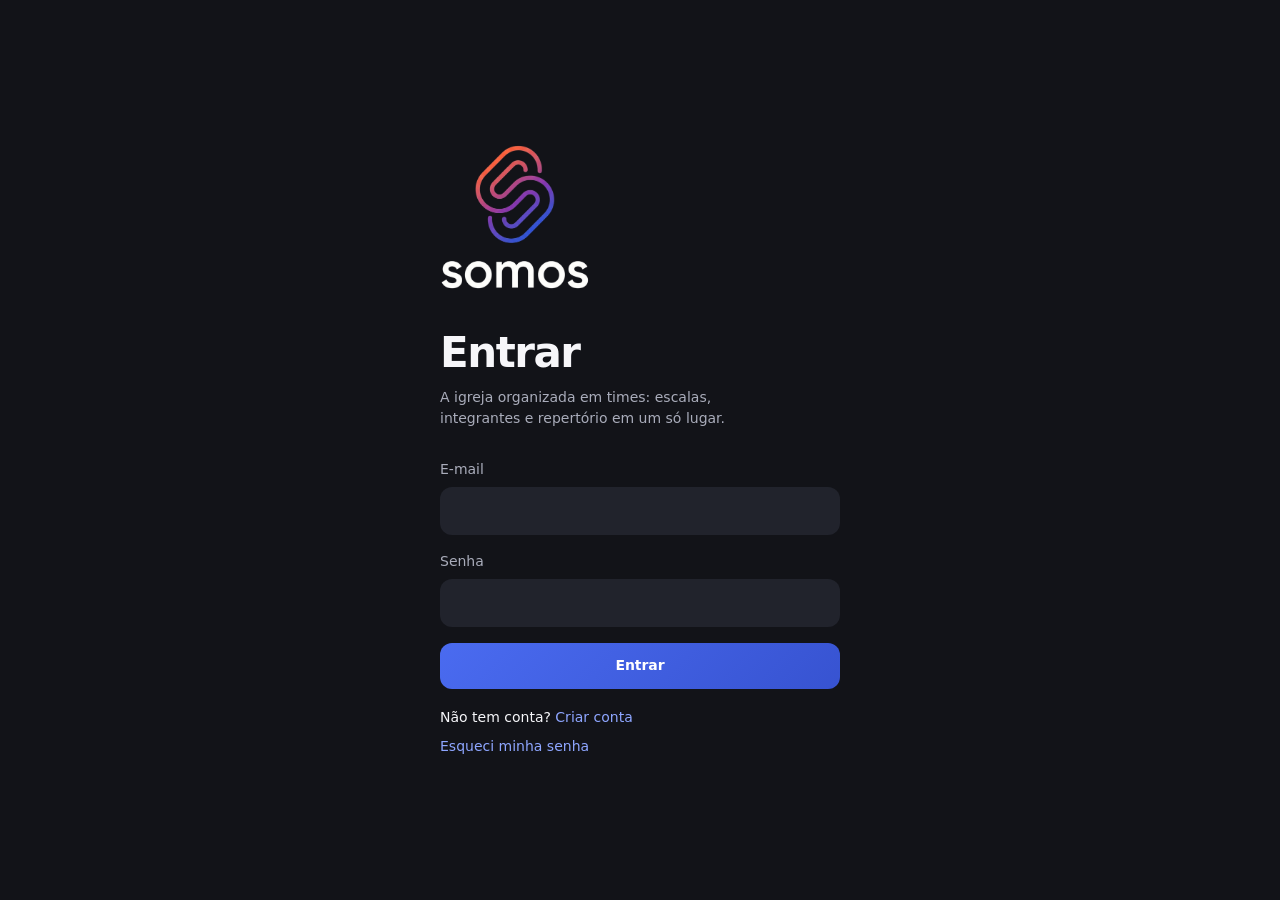
<file: index.html>
<!doctype html>
<html lang="pt-BR">
<head>
  <meta charset="utf-8">
  <script>
    // endereço antigo (GitHub Pages): leva para o endereço oficial do Somos, mantendo a tela (ex.: o link de convite)
    if (/\.github\.io$/.test(location.hostname)) location.replace("https://somos-20g.pages.dev/" + location.hash);
  </script>
  <script>
    // tema antes da primeira pintura (sem piscar): escuro por padrão, claro se a pessoa escolheu
    try { if (localStorage.getItem("somos.theme") === "light") { document.documentElement.setAttribute("data-theme", "light"); } } catch (e) {}
  </script>
  <meta name="viewport" content="width=device-width, initial-scale=1, viewport-fit=cover">
  <meta name="theme-color" content="#121318">
  <meta name="apple-mobile-web-app-capable" content="yes">
  <meta name="mobile-web-app-capable" content="yes">
  <meta name="apple-mobile-web-app-status-bar-style" content="black-translucent">
  <meta name="description" content="Somos: a igreja organizada em times. Escalas, integrantes, repertório e player multitrack.">
  <title>Somos</title>
  <link rel="manifest" href="manifest.json">
  <link rel="icon" href="icon.svg" type="image/svg+xml">
  <link rel="apple-touch-icon" href="icon-192.png">
  <link rel="preload" href="app/fonts/sora.woff" as="font" type="font/woff" crossorigin>
  <link rel="stylesheet" href="app/styles.css">
  <script src="config.js"></script>
</head>
<body>
  <div id="app"><div class="spin" style="margin-top:40vh"></div></div>
  <noscript>Ative o JavaScript para usar o app.</noscript>
  <script type="module" src="app/main.js"></script>
</body>
</html>
</file>
<file: app/styles.css>
/* =====================================================================
   Louvor — identidade visual
   Quase preto neutro, luz da cor da igreja vindo do topo, vidro e bordas finas.
   Uma família só (Sora): títulos encorpados, textos em peso regular.
   ===================================================================== */
/* fontes hospedadas no próprio app (licença OFL em app/fonts) — funcionam também sem internet */
@font-face { font-family: "Sora"; src: url("fonts/sora.woff") format("woff"); font-weight: 100 900; font-style: normal; font-display: swap; }
/* ---- Identidade Somos: a paleta vem da logo (laranja → magenta → roxo → azul). Dois temas: escuro (padrão) e claro. */
:root {
  --brand-1: #FA6141; --brand-2: #E25961; --brand-3: #B1468A; --brand-4: #6B42BC; --brand-5: #3753D1;
  --grad: linear-gradient(135deg, #FA6141 0%, #C24B7E 36%, #7A45C6 68%, #3753D1 100%);
  --grad-btn: linear-gradient(135deg, #4A6BF0 0%, #3753D1 100%);
  /* escuro */
  --ink: #121318; --ink-2: #171920; --surface: #1b1d25; --raised: #21232c; --raised-2: #2a2d38;
  --w: 255, 255, 255;                       /* cor das camadas translúcidas (vidro, linhas): branco no escuro, grafite no claro */
  --glass: rgba(var(--w), .055); --glass-2: rgba(var(--w), .09);
  --line: rgba(var(--w), .08); --line-2: rgba(var(--w), .14);
  --text: #f6f6f9; --muted: #a9acba; --dim: #838799;
  --accent: rgb(55, 83, 209); --accent-rgb: 55, 83, 209; --accent-ink: #8EA6FF;
  --info: #8ab8ff; --tag-ink: #9fb3ff;
  --champ: var(--accent); --champ-rgb: var(--accent-rgb);
  --ok: #5fcf9f; --warn: #e5b45a; --danger: #ef7b7b;
  --glow-1: rgba(55, 83, 209, .26); --glow-2: rgba(250, 97, 65, .05);
  --nav-glass: rgba(28, 29, 36, .62); --shadow: rgba(0, 0, 0, .55); --input-focus: #181a22;
  --r-lg: 12px; --r: 10px; --r-sm: 8px; --nav-h: 72px;
  --serif: "Sora", ui-sans-serif, system-ui, -apple-system, "Segoe UI", sans-serif;
  --sans: "Sora", ui-sans-serif, system-ui, -apple-system, "Segoe UI", sans-serif;
  --ease: cubic-bezier(.2, .8, .2, 1);
  color-scheme: dark;
}
/* claro */
:root[data-theme="light"] {
  --ink: #f6f7fa; --ink-2: #eceef3; --surface: #ffffff; --raised: #ffffff; --raised-2: #eceef4;
  --w: 22, 24, 36;
  --glass: rgba(var(--w), .045); --glass-2: rgba(var(--w), .07);
  --line: rgba(var(--w), .10); --line-2: rgba(var(--w), .16);
  --text: #171923; --muted: #565b6e; --dim: #7a7f93;
  --accent: rgb(55, 83, 209); --accent-rgb: 55, 83, 209; --accent-ink: #2B44B8;
  --info: #2557c8; --tag-ink: #2B44B8;
  --ok: #17895c; --warn: #9a6512; --danger: #c93f3f;
  --glow-1: rgba(55, 83, 209, .06); --glow-2: rgba(250, 97, 65, .03);
  --nav-glass: rgba(var(--w), .78); --shadow: rgba(30, 33, 55, .16); --input-focus: #ffffff;
  color-scheme: light;
}
* { box-sizing: border-box; -webkit-tap-highlight-color: transparent; }
html, body { margin: 0; min-height: 100%; }
body { background: var(--ink); color: var(--text); font: 400 14px/1.5 var(--sans); letter-spacing: -.01em;
  -webkit-font-smoothing: antialiased; -moz-osx-font-smoothing: grayscale; overflow-x: hidden; }
body.noscroll { overflow: hidden; }
a { color: var(--accent-ink); text-decoration: none; }
button { font: inherit; color: inherit; background: none; border: 0; padding: 0; cursor: pointer; }
input, select, textarea { font: inherit; color: var(--text); }
img { max-width: 100%; display: block; }
h1, h2, h3, h4 { margin: 0; font-weight: 600; letter-spacing: -.02em; }
p { margin: 0; }
:focus-visible { outline: 2px solid rgba(var(--accent-rgb), .8); outline-offset: 2px; border-radius: 10px; }
.ic { width: 20px; height: 20px; flex: none; }

/* fundo: uma única luz fria vinda do alto, quase imperceptível */
.backdrop { position: fixed; inset: 0; z-index: -1; pointer-events: none;
  background: radial-gradient(130% 50% at 88% -12%, var(--glow-1), transparent 62%),
              radial-gradient(90% 38% at 0% -6%, var(--glow-2), transparent 60%),
              var(--ink); }
.backdrop svg { display: none; }

/* ------------------------------------------------------------- utilitários */
.muted { color: var(--muted); } .dim { color: var(--dim); } .small { font-size: 14px; } .tiny { font-size: 12px; }
.accent { color: var(--accent-ink); } .ok { color: var(--ok); } .warn { color: var(--warn); } .danger-t { color: var(--danger); }
.row { display: flex; align-items: center; } .col { display: flex; flex-direction: column; } .wrap { flex-wrap: wrap; }
.gap { gap: 10px; } .gap-s { gap: 6px; } .gap-l { gap: 18px; } .between { justify-content: space-between; } .end { justify-content: flex-end; }
.grow { flex: 1; min-width: 0; } .mt { margin-top: 18px; } .mt-s { margin-top: 8px; } .mb { margin-bottom: 18px; } .center { text-align: center; }
.ellipsis { white-space: nowrap; overflow: hidden; text-overflow: ellipsis; }
.hidden { display: none !important; }
.sr { position: absolute; width: 1px; height: 1px; overflow: hidden; clip: rect(0 0 0 0); }

/* ------------------------------------------------------------- estrutura */
.shell { max-width: 1120px; margin: 0 auto; padding: 0 20px calc(var(--nav-h) + 44px + env(safe-area-inset-bottom)); }
.topbar { position: sticky; top: 0; z-index: 30; display: flex; align-items: center; gap: 4px; margin: 0 -20px;
  padding: calc(12px + env(safe-area-inset-top)) 20px 12px;
  background: linear-gradient(180deg, rgba(12, 12, 15, .55), rgba(12, 12, 15, 0));
  backdrop-filter: blur(14px); -webkit-backdrop-filter: blur(14px); }
.brand { display: flex; align-items: center; gap: 10px; min-width: 0; flex: 1; text-align: left; }
.brand img { height: 34px; width: auto; max-width: 150px; object-fit: contain; }
.brand .wm { line-height: 1; min-width: 0; }
.brand .wm b { display: block; font: 700 18px/1.15 var(--sans); letter-spacing: -.01em; white-space: nowrap; overflow: hidden; text-overflow: ellipsis; }
.brand .wm small { display: block; font-size: 12px; color: var(--muted); margin-top: 5px; letter-spacing: .01em; white-space: nowrap; overflow: hidden; text-overflow: ellipsis; }
.brand .eq { display: none; }
.brand .chev { color: var(--dim); width: 15px; height: 15px; }
.iconbtn { width: 42px; height: 42px; display: grid; place-items: center; border-radius: 50%; position: relative; color: var(--text); transition: background .2s;
  background: var(--glass); box-shadow: inset 0 0 0 1px var(--line-2); backdrop-filter: blur(10px); -webkit-backdrop-filter: blur(10px); }
.iconbtn:hover { background: var(--glass-2); }
.topbar .iconbtn + .iconbtn { margin-left: 6px; }
.iconbtn .ic { width: 21px; height: 21px; stroke-width: 1.5; }
.iconbtn .dot { position: absolute; top: 8px; right: 8px; width: 7px; height: 7px; border-radius: 10px; background: var(--champ); font-size: 0; }
.iconbtn .dot.n { width: auto; min-width: 16px; height: 16px; top: 4px; right: 3px; font-size: 12px; font-weight: 700; color: #1a1408; display: grid; place-items: center; padding: 0 4px; }

/* navegação inferior: cápsula flutuante com botões redondos de vidro */
.bottomnav { position: fixed; left: 50%; transform: translateX(-50%); bottom: calc(14px + env(safe-area-inset-bottom)); z-index: 40;
  display: flex !important; gap: 8px; padding: 8px; border-radius: 99px; background: var(--nav-glass);
  box-shadow: inset 0 0 0 1px var(--line-2), 0 18px 44px var(--shadow);
  backdrop-filter: blur(24px) saturate(1.4); -webkit-backdrop-filter: blur(24px) saturate(1.4); }
.bottomnav a { width: 54px; height: 54px; border-radius: 50%; display: grid; place-items: center; color: var(--muted); position: relative;
  background: rgba(var(--w), .06); box-shadow: inset 0 0 0 1px rgba(var(--w), .1); transition: background .2s, color .2s, box-shadow .2s; }
.bottomnav a span { position: absolute; width: 1px; height: 1px; overflow: hidden; clip: rect(0 0 0 0); }
.bottomnav a .ic { width: 22px; height: 22px; stroke-width: 1.5; }
.bottomnav a.on { color: var(--accent-ink); background: rgba(var(--accent-rgb), .22); box-shadow: inset 0 0 0 1.5px rgba(var(--accent-rgb), .85), 0 0 18px rgba(var(--accent-rgb), .25); }
.bottomnav .fab { width: 54px; height: 54px; border-radius: 50%; display: grid; place-items: center; color: #fff;
  background: var(--grad-btn); box-shadow: 0 8px 20px rgba(var(--accent-rgb), .35); transition: transform .2s var(--ease); }
.bottomnav .fab:active, .bottomnav a:active { transform: scale(.94); }
.bottomnav .fab .ic { width: 24px; height: 24px; stroke-width: 2; }

@media (min-width: 980px) {
  .shell { display: grid; grid-template-columns: 216px minmax(0, 1fr); column-gap: 56px; padding-bottom: 60px; }
  .topbar { grid-column: 1 / -1; padding-top: 22px; padding-bottom: 18px; }
  .bottomnav { position: sticky; top: 92px; transform: none; left: auto; bottom: auto; width: auto; height: auto; grid-row: 2; align-self: start;
    flex-direction: column; align-items: stretch; gap: 4px; padding: 0; border-radius: 0; background: none; box-shadow: none; backdrop-filter: none; -webkit-backdrop-filter: none; }
  .bottomnav a span { position: static; width: auto; height: auto; clip: auto; overflow: visible; }
  .bottomnav a { display: flex; width: auto; flex-direction: row; justify-content: flex-start; gap: 14px; padding: 11px 14px; font-size: 14px; border-radius: 12px; height: auto; background: none; box-shadow: none; color: var(--muted); }
  .bottomnav a:hover { background: rgba(var(--w), .035); color: var(--text); }
  .bottomnav a.on { background: var(--glass); box-shadow: inset 0 0 0 1px var(--line-2); color: var(--text); }
  .bottomnav a.on .ic { color: var(--accent-ink); }
  .bottomnav a.on::after { display: none; }
  .bottomnav .fab { width: 100%; height: 46px; border-radius: 12px; margin: 0 0 14px; order: -1; display: flex; gap: 8px; font-weight: 600; font-size: 14px; }
  .bottomnav .fab::after { content: "Adicionar"; }
  .bottomnav .fab .ic { width: 20px; height: 20px; }
  main.view { grid-row: 2; min-width: 0; max-width: 760px; }
}

/* ------------------------------------------------------------- títulos */
.view { animation: enter .35s var(--ease) both; }
@keyframes enter { from { opacity: 0; } }
.pagehead { display: flex; align-items: center; gap: 12px; margin: 8px 0 18px; }
.pagehead h1 { font: 700 32px/1.1 var(--serif); letter-spacing: -.03em; flex: 1; min-width: 0; }
.pagehead .small { font-size: 14px; }
.back { width: 38px; height: 38px; display: grid; place-items: center; border-radius: 10px; margin-left: -10px; color: var(--muted); }
.back:hover { color: var(--text); }
.sec { display: flex; align-items: baseline; gap: 12px; margin: 34px 0 10px; }
.sec h2 { font-size: 16px; font-weight: 700; letter-spacing: -.01em; flex: 1; color: var(--text); }
.sec > .ic { display: none; }
.sec a, .sec .more { color: var(--muted); font-size: 14px; font-weight: 500; display: inline-flex; align-items: center; gap: 2px; white-space: nowrap; transition: color .2s; }
.sec a:hover, .sec .more:hover { color: var(--text); }
.sec a .ic, .sec .more .ic { width: 16px; height: 16px; }

/* ------------------------------------------------------------- avatar e selos */
.av { --s: 44px; width: var(--s); height: var(--s); border-radius: 50%; flex: none; display: grid; place-items: center; overflow: hidden;
  background: linear-gradient(160deg, #1d2838, #111926); color: #c9d4e6; font-weight: 600; font-size: calc(var(--s) * .34); letter-spacing: .02em; }
.av img { width: 100%; height: 100%; object-fit: cover; }
.av.ring { box-shadow: 0 0 0 2px var(--ink), 0 0 0 3.5px rgba(var(--w), .55); }
.tbadge { --s: 44px; --tc: var(--accent); width: var(--s); height: var(--s); border-radius: calc(var(--s) * .32); flex: none; display: grid; place-items: center; overflow: hidden;
  background: color-mix(in srgb, var(--tc) 42%, #141722); color: #fff; font: 500 calc(var(--s) * .34) / 1 var(--sans);
  box-shadow: inset 0 0 0 1px color-mix(in srgb, var(--tc) 40%, transparent); }
.tbadge img { width: 100%; height: 100%; object-fit: contain; }
.pill { display: inline-flex; align-items: center; gap: 6px; padding: 4px 10px; border-radius: 99px; background: rgba(var(--w), .06);
  font-size: 12px; font-weight: 500; color: #d6deea; white-space: nowrap; }
.pill .ic { width: 15px; height: 15px; }
.tag { display: inline-flex; align-items: center; padding: 3px 9px; border-radius: 99px; font-size: 12px; font-weight: 600; letter-spacing: .01em;
  background: rgba(var(--accent-rgb), .16); color: var(--tag-ink); }
.tag.soft { background: rgba(var(--accent-rgb), .13); color: var(--tag-ink); }
.tag.gray { background: rgba(var(--w), .07); color: var(--muted); }
.tag.warn { background: rgba(229, 180, 90, .14); color: var(--warn); } .tag.err { background: rgba(239, 123, 123, .14); color: var(--danger); }
.tag.ok { background: rgba(95, 207, 159, .13); color: var(--ok); }
.tag.champ { background: rgba(var(--w), .1); color: #e6e6ea; }

/* ------------------------------------------------------------- início */
.hero { display: flex; align-items: center; gap: 14px; margin: 6px 0 2px; }
.hero .hello { color: var(--muted); font-size: 16px; font-weight: 500; }
.hero h1 { font: 700 30px/1.05 var(--serif); letter-spacing: -.03em; margin-top: 2px; }
.hero .roles { color: var(--muted); font-size: 14px; margin-top: 6px; max-width: 46ch; }
.hero-av { position: relative; flex: none; border-radius: 50%; }
.hero-av .cam { position: absolute; right: -2px; bottom: -2px; width: 28px; height: 28px; border-radius: 50%; display: grid; place-items: center;
  background: var(--accent); color: #fff; box-shadow: 0 0 0 3px var(--ink); }
.hero-av .cam .ic { width: 15px; height: 15px; }
.photo-hint { display: flex; align-items: center; gap: 14px; width: 100%; text-align: left; margin-top: 20px; padding: 14px 16px; border-radius: var(--r);
  background: var(--glass); border: 1px solid var(--line-2); }
.photo-hint > .ic { color: var(--accent-ink); width: 22px; height: 22px; }
.photo-hint b { display: block; font-weight: 600; font-size: 14px; } .photo-hint small { color: var(--muted); font-size: 14px; }
.shortcuts { display: none; }

.carousel { display: flex; gap: 12px; overflow-x: auto; scroll-snap-type: x mandatory; scrollbar-width: none; margin: 0 -20px; padding: 2px 20px; }
.carousel::-webkit-scrollbar { display: none; }
.notice { flex: none; width: 100%; scroll-snap-align: center; display: grid; grid-template-columns: 112px 1fr auto; align-items: center; gap: 16px;
  padding: 12px; border-radius: var(--r-lg); background: var(--glass); border: 1px solid var(--line-2); text-align: left; }
.notice .art { width: 112px; height: 112px; border-radius: 12px; background-size: cover; background-position: center; display: grid; place-items: center;
  background-color: var(--raised); background-image: radial-gradient(120% 90% at 20% 0%, rgba(var(--accent-rgb), .35), transparent 60%); }
.notice .art .ic { width: 30px; height: 30px; color: rgba(var(--w), .7); stroke-width: 1.4; }
.notice h3 { font: 600 20px/1.2 var(--serif); margin: 8px 0 6px; letter-spacing: -.02em; }
.notice .meta { color: var(--muted); font-size: 14px; }
.notice .meta .ic { display: none; }
.notice .go { width: 32px; height: 32px; border-radius: 50%; display: grid; place-items: center; color: var(--dim); margin-right: 4px; }
.dots { display: flex; justify-content: center; gap: 6px; margin: 12px 0 0; }
.dots i { width: 5px; height: 5px; border-radius: 5px; background: rgba(var(--w), .2); transition: .25s var(--ease); }
.dots i.on { width: 16px; background: var(--text); }

/* escala: data em numerais leves, sem caixa; a próxima ganha o cartão na cor da igreja */
#ups, .schedlist { border-top: 1px solid var(--line); }
.sched { display: grid; grid-template-columns: 56px 1fr auto; align-items: center; gap: 16px; padding: 16px 2px; border-bottom: 1px solid var(--line);
  color: inherit; width: 100%; text-align: left; transition: background .2s; }
.sched:hover { background: rgba(var(--w), .015); }
.sched .date { text-align: center; line-height: 1; color: var(--muted); font-size: 12px; }
.sched .date b { display: block; font: 700 30px/1 var(--serif); font-variant-numeric: tabular-nums; color: var(--text); margin: 4px 0 3px; letter-spacing: -.02em; }
.sched .info { min-width: 0; }
.sched .info h3 { font-size: 16px; font-weight: 600; white-space: nowrap; overflow: hidden; text-overflow: ellipsis; }
.sched .info .meta { color: var(--muted); font-size: 14px; margin-top: 3px; white-space: nowrap; overflow: hidden; text-overflow: ellipsis; }
.sched .side { display: flex; gap: 6px; flex-wrap: wrap; align-items: center; margin-top: 9px; }
.sched .seen { display: inline-flex; align-items: center; gap: 4px; color: var(--ok); font-size: 12px; }
.sched .seen .ic { width: 14px; height: 14px; }
.sched > .chev { color: var(--dim); width: 18px; }
.sched.draft .date b { color: var(--muted); }
.sched.feature { grid-template-columns: 76px 1fr auto; margin: 0 0 8px; padding: 22px 18px; border-radius: var(--r-lg); border: 1px solid rgba(var(--w), .16);
  background: linear-gradient(140deg, color-mix(in srgb, var(--accent) 62%, #1a1a20) 0%, color-mix(in srgb, var(--accent) 28%, #141418) 60%, color-mix(in srgb, var(--accent) 42%, #18181c) 100%);
  box-shadow: inset 0 1px 0 rgba(var(--w), .22), 0 16px 34px rgba(0, 0, 0, .35); }
.sched.feature .info .meta, .sched.feature .date { color: rgba(var(--w), .72); }
.sched.feature .pill { background: rgba(0, 0, 0, .22); color: #fff; }
.sched.feature .tag.soft { background: rgba(var(--w), .2); color: #fff; }
.sched.feature > .chev { color: rgba(var(--w), .7); }
.sched.feature + .sched { border-top: 0; }
.sched.feature .date { border-right: 1px solid rgba(var(--w), .2); padding-right: 14px; }
.sched.feature .date b { font-size: 40px; font-weight: 700; color: #fff; letter-spacing: -.04em; }
.sched.feature .info h3 { font: 600 22px/1.15 var(--serif); white-space: normal; letter-spacing: -.02em; color: #fff; }
#ups:has(.sched.feature) { border-top: 0; }
#ups > .empty, .schedlist > .empty { border-bottom: 1px solid var(--line); }

.bdays { display: flex; gap: 18px; overflow-x: auto; scrollbar-width: none; margin: 0 -20px; padding: 6px 20px 2px; }
.bdays::-webkit-scrollbar { display: none; }
.bday { flex: none; width: 74px; display: flex; flex-direction: column; align-items: center; text-align: center; gap: 2px; }
.bday .av { margin-bottom: 8px; }
.bday b { font-size: 14px; font-weight: 600; } .bday .when { color: var(--muted); font-size: 12px; }

/* ------------------------------------------------------------- listas (linhas sobre o fundo) */
.list { border-top: 1px solid var(--line); }
.li { display: flex; align-items: center; gap: 14px; padding: 13px 2px; border-bottom: 1px solid var(--line); width: 100%; text-align: left; min-height: 60px; color: inherit; transition: background .2s; }
button.li:hover, a.li:hover { background: rgba(var(--w), .02); }
.li .t { font-weight: 600; font-size: 14px; } .li .s { color: var(--muted); font-size: 14px; margin-top: 2px; display: block; }
.li .ic.chev { color: var(--dim); width: 17px; }
.li > .ic { color: var(--muted); }
.card { border-radius: var(--r-lg); background: var(--glass); border: 1px solid var(--line-2); padding: 18px; backdrop-filter: blur(12px); -webkit-backdrop-filter: blur(12px); }
.card h3 { font-size: 16px; }
.grid { display: grid; gap: 0; grid-template-columns: 1fr; border-top: 1px solid var(--line); }
.teamcard { display: flex; align-items: center; gap: 16px; padding: 16px 2px; border-bottom: 1px solid var(--line); position: relative; }
.teamcard h3 { font: 600 19px/1.2 var(--serif); letter-spacing: -.02em; }
.teamcard::before { content: ""; position: absolute; left: -20px; top: 22px; bottom: 22px; width: 2px; border-radius: 2px; background: var(--tc, var(--accent)); opacity: .9; }
.empty { text-align: center; padding: 34px 18px; color: var(--muted); display: flex; flex-direction: column; align-items: center; gap: 8px; }
.empty .ic { width: 30px; height: 30px; color: var(--dim); stroke-width: 1.3; }
.empty b { color: var(--text); font-size: 16px; font-weight: 600; } .empty p { max-width: 360px; font-size: 14px; }
.card > .empty { padding: 18px 8px; }

/* ------------------------------------------------------------- botões e formulários */
.btn { display: inline-flex; align-items: center; justify-content: center; gap: 8px; height: 46px; padding: 0 20px; border-radius: 12px;
  font-weight: 600; font-size: 14px; letter-spacing: -.005em; transition: background .2s, transform .15s, opacity .2s; white-space: nowrap; }
.btn:active { transform: scale(.985); }
.btn .ic { width: 18px; height: 18px; }
.btn.primary { background: var(--grad-btn); color: #fff; }
.btn.primary:hover { filter: brightness(1.08); }
.btn.ghost { background: rgba(var(--w), .055); color: var(--text); }
.btn.ghost:hover { background: rgba(var(--w), .09); }
.btn.danger { background: rgba(239, 123, 123, .1); color: var(--danger); }
.btn.sm { height: 36px; padding: 0 14px; font-size: 14px; border-radius: 10px; }
.btn.block { width: 100%; }
.btn:disabled { opacity: .5; pointer-events: none; }
.btn.loading { position: relative; color: transparent !important; }
.btn.loading::after { content: ""; position: absolute; width: 18px; height: 18px; border-radius: 50%; border: 2px solid rgba(var(--w), .3); border-top-color: #fff; animation: spin .7s linear infinite; }
.link { color: var(--accent-ink); font-weight: 500; }
.field { display: block; margin-bottom: 16px; }
.field > span { display: block; font-size: 14px; font-weight: 500; color: var(--muted); margin-bottom: 7px; }
.input, .field input:not([type=checkbox]):not([type=radio]):not([type=color]), .field select, .field textarea {
  width: 100%; height: 48px; padding: 0 14px; border-radius: 10px; background: var(--ink-2); border: 1px solid var(--line-2); outline: 0;
  transition: border-color .2s, background .2s; -webkit-appearance: none; appearance: none; }
.field select { background-image: url("data:image/svg+xml,%3Csvg xmlns='http://www.w3.org/2000/svg' width='12' height='12' viewBox='0 0 24 24' fill='none' stroke='%238a95a7' stroke-width='2'%3E%3Cpath d='m6 9 6 6 6-6'/%3E%3C/svg%3E"); background-repeat: no-repeat; background-position: right 14px center; padding-right: 36px; }
.field textarea { height: auto; min-height: 104px; padding: 13px 14px; resize: vertical; line-height: 1.5; }
.input:focus, .field input:focus, .field select:focus, .field textarea:focus { border-color: rgba(var(--accent-rgb), .7); background: var(--input-focus); }
.field input:disabled { color: var(--muted); }
.field .hint { display: block; font-size: 12px; color: var(--dim); margin-top: 6px; }
.two { display: grid; grid-template-columns: 1fr 1fr; gap: 12px; }
.three { display: grid; grid-template-columns: repeat(3, 1fr); gap: 10px; }
.two > *, .three > * { min-width: 0; }
.search { position: relative; display: block; }
.search .ic { position: absolute; left: 14px; top: 14px; color: var(--dim); width: 19px; height: 19px; }
.search input { padding-left: 42px !important; }
.chips { display: flex; gap: 6px; overflow-x: auto; scrollbar-width: none; padding: 2px 0; }
.chips::-webkit-scrollbar { display: none; }
.chip { flex: none; height: 34px; padding: 0 13px; border-radius: 99px; background: rgba(var(--w), .05); font-size: 14px; font-weight: 500; color: var(--muted);
  display: inline-flex; align-items: center; gap: 6px; transition: background .2s, color .2s; cursor: pointer; }
.chip:hover { color: var(--text); }
.chip.on { background: var(--text); color: var(--ink); }
.chip.on .ic { color: var(--ink); }
.chip .ic { width: 15px; height: 15px; }
.switch { position: relative; width: 46px; height: 28px; flex: none; }
.switch input { opacity: 0; position: absolute; inset: 0; margin: 0; cursor: pointer; z-index: 1; }
.switch i { position: absolute; inset: 0; border-radius: 99px; background: rgba(var(--w), .13); transition: .2s; }
.switch i::after { content: ""; position: absolute; top: 3px; left: 3px; width: 22px; height: 22px; border-radius: 50%; background: #fff; transition: .25s var(--ease); }
.switch input:checked + i { background: var(--accent); } .switch input:checked + i::after { left: 21px; }
.check { display: flex; align-items: center; gap: 12px; padding: 10px 0; cursor: pointer; }
.check input { width: 19px; height: 19px; accent-color: var(--accent-ink); }
.seg2 { display: grid; grid-template-columns: 1fr 1fr; gap: 8px; }
.seg2 label { position: relative; cursor: pointer; }
.seg2 input { position: absolute; opacity: 0; }
.seg2 span { display: block; padding: 12px 14px; border-radius: 10px; border: 1px solid var(--line-2); background: var(--ink-2); transition: border-color .2s, background .2s; height: 100%; }
.seg2 b { display: block; font-size: 14px; font-weight: 600; color: var(--text); } .seg2 small { color: var(--muted); font-size: 12px; }
.seg2 input:checked + span { border-color: rgba(var(--accent-rgb), .8); background: rgba(var(--accent-rgb), .08); }
.seg2 input:focus-visible + span { outline: 2px solid rgba(var(--accent-rgb), .8); outline-offset: 2px; }
.tabs { display: flex; gap: 22px; border-bottom: 1px solid var(--line); margin: 4px 0 18px; overflow-x: auto; scrollbar-width: none; }
.tabs::-webkit-scrollbar { display: none; }
.tabs a, .tabs button { flex: none; padding: 12px 0; font-weight: 500; font-size: 14px; color: var(--muted); position: relative; display: flex; gap: 7px; align-items: center; }
.tabs .ic { display: none; }
.tabs .on { color: var(--text); }
.tabs .on::after { content: ""; position: absolute; left: 0; right: 0; bottom: -1px; height: 1.5px; background: var(--text); }
.colors { display: flex; gap: 10px; flex-wrap: wrap; align-items: center; }
.colors label { width: 30px; height: 30px; border-radius: 50%; cursor: pointer; position: relative; box-shadow: inset 0 0 0 1px rgba(var(--w), .15); }
.colors input { position: absolute; opacity: 0; }
.colors input:checked + i { position: absolute; inset: -4px; border-radius: 50%; border: 1.5px solid var(--text); }
.colors input[type=color] { opacity: 1; width: 30px; height: 30px; border: 0; padding: 0; border-radius: 50%; background: none; position: static; }

/* ------------------------------------------------------------- folha inferior e aviso */
.sheet-wrap { position: fixed; inset: 0; z-index: 100; background: rgba(2, 4, 8, .62); backdrop-filter: blur(6px); -webkit-backdrop-filter: blur(6px);
  display: flex; align-items: flex-end; justify-content: center; animation: fade .2s; }
.sheet-wrap.out { opacity: 0; transition: opacity .2s; }
.sheet { width: 100%; max-width: 600px; max-height: 92vh; overflow-y: auto; background: var(--surface); border: 1px solid var(--line-2); border-bottom: 0;
  border-radius: 16px 16px 0 0; padding: 10px 22px calc(26px + env(safe-area-inset-bottom)); animation: up .3s var(--ease); }
.sheet.wide { max-width: 880px; }
.sheet .grab { width: 36px; height: 4px; border-radius: 4px; background: rgba(var(--w), .16); margin: 0 auto 16px; }
.sheet h3 { font: 700 23px/1.2 var(--serif); margin-bottom: 14px; letter-spacing: -.01em; }
.sheet .list { border-top: 0; }
.sheet-wrap.kb .sheet { max-height: calc(var(--vvh) - 6px); padding-bottom: 14px; }
.sheet.picker { display: flex; flex-direction: column; overflow: hidden; }
.sheet.picker #res { flex: 1 1 auto; min-height: 96px; max-height: 58vh; overflow-y: auto; -webkit-overflow-scrolling: touch; }
.sheet.picker .grab, .sheet.picker h3, .sheet.picker .search, .sheet.picker .pickcount, .sheet.picker #ok { flex: none; }
.pickcount { font-size: 14px; color: var(--muted, #8e9298); margin: -4px 2px 10px; }
.pickcount.has { color: var(--accent, #e8b4b8); font-weight: 600; }
.pickcount b { font-size: 14px; }
@media (min-width: 700px) { .sheet-wrap { align-items: center; } .sheet { border-radius: 12px; border-bottom: 1px solid var(--line-2); } }
@keyframes fade { from { opacity: 0; } } @keyframes up { from { transform: translateY(28px); opacity: .5; } }
.toast { position: fixed; left: 50%; transform: translateX(-50%); bottom: calc(var(--nav-h) + 26px + env(safe-area-inset-bottom)); z-index: 200;
  background: rgba(30, 30, 36, .94); color: var(--text); padding: 12px 18px; border-radius: 12px; font-weight: 500; font-size: 14px; text-align: center;
  box-shadow: inset 0 0 0 1px var(--line-2), 0 14px 40px rgba(0, 0, 0, .45); backdrop-filter: blur(20px) saturate(1.5); -webkit-backdrop-filter: blur(20px) saturate(1.5);
  max-width: calc(100% - 32px); animation: up .25s var(--ease); transition: opacity .3s; }
.toast.err { background: rgba(92, 28, 28, .78); color: #ffe3e3; } .toast.out { opacity: 0; }
.spin { width: 24px; height: 24px; border-radius: 50%; border: 2px solid rgba(var(--w), .1); border-top-color: var(--text); animation: spin .8s linear infinite; margin: 48px auto; }
@keyframes spin { to { transform: rotate(360deg); } }
.menu .li > .ic { color: var(--text); }
.menu .li.danger, .menu .li.danger .ic { color: var(--danger); }

/* ------------------------------------------------------------- calendário */
.cal { display: grid; grid-template-columns: repeat(7, 1fr); gap: 2px; }
.cal .dow { text-align: center; font-size: 12px; color: var(--dim); font-weight: 500; padding: 6px 0 8px; }
.cal .d { aspect-ratio: 1 / 1; border-radius: 50%; display: flex; flex-direction: column; align-items: center; justify-content: center; gap: 3px;
  font-size: 14px; font-weight: 500; font-variant-numeric: tabular-nums; position: relative; min-height: 38px; transition: background .2s; }
.cal button.d:hover { background: rgba(var(--w), .05); }
.cal .d.out { opacity: 0; pointer-events: none; }
.cal .d.today { color: var(--accent-ink); font-weight: 700; }
.cal .d.sel { background: var(--text); color: var(--ink); }
.cal .d.blk { background: rgba(239, 123, 123, .14); color: #ffc4c4; }
.cal .d .marks { display: flex; gap: 2px; height: 4px; }
.cal .d .marks i { width: 4px; height: 4px; border-radius: 50%; background: var(--accent); }
.cal .d .marks i.u { background: var(--danger); }
.calhead { display: flex; align-items: center; justify-content: space-between; margin-bottom: 8px; }
.calhead b { font: 700 19px/1 var(--serif); }

/* ------------------------------------------------------------- músicas */
.song { display: grid; grid-template-columns: 52px 1fr auto; gap: 14px; align-items: center; padding: 12px 2px; border-bottom: 1px solid var(--line); width: 100%; text-align: left; }
.list > .song:last-child { border-bottom: 1px solid var(--line); }
.cover { width: 52px; height: 52px; border-radius: 10px; overflow: hidden; display: grid; place-items: center; flex: none; color: rgba(var(--w), .6);
  background: var(--raised); background-image: radial-gradient(110% 90% at 15% 0%, rgba(var(--accent-rgb), .3), transparent 65%); }
.cover img { width: 100%; height: 100%; object-fit: cover; } .cover .ic { width: 22px; height: 22px; stroke-width: 1.4; }
.song .t { font-weight: 600; font-size: 16px; }
.song .s { color: var(--muted); font-size: 14px; display: flex; gap: 10px; flex-wrap: wrap; margin-top: 2px; }
.song .ind { display: flex; gap: 5px; margin-top: 7px; flex-wrap: wrap; }
.playbtn { width: 42px; height: 42px; border-radius: 50%; display: grid; place-items: center; background: var(--glass-2); color: var(--text); box-shadow: inset 0 0 0 1px var(--line-2); transition: transform .2s var(--ease); }
.playbtn:active { transform: scale(.94); }
.playbtn .ic { width: 16px; height: 16px; margin-left: 2px; }
.playbtn.dis { background: rgba(var(--w), .06); color: var(--dim); }
.selbox { width: 22px; height: 22px; border-radius: 10px; border: 1.5px solid var(--line-2); display: grid; place-items: center; flex: none; }
.selbox.on { background: var(--accent); border-color: var(--accent-ink); } .selbox .ic { width: 14px; height: 14px; color: #fff; }

/* ------------------------------------------------------------- chat */
.chatwrap { display: flex; flex-direction: column; height: calc(100dvh - 140px - env(safe-area-inset-top)); }
@media (max-width: 979px) { .chatwrap { height: calc(100dvh - 72px - env(safe-area-inset-top) - var(--nav-h) - 30px - env(safe-area-inset-bottom)); } .composer { padding-bottom: 10px; } }
.chatwrap .pagehead { margin-bottom: 0; padding-bottom: 10px; border-bottom: 1px solid var(--line); }
.chatwrap .pagehead b { font: 700 20px/1.2 var(--serif); }
.msgs { flex: 1; overflow-y: auto; padding: 14px 2px; display: flex; flex-direction: column; gap: 6px; }
.msg { max-width: 80%; align-self: flex-start; display: flex; gap: 8px; align-items: flex-end; }
.msg.me { align-self: flex-end; flex-direction: row-reverse; }
.bubble { background: var(--raised); border-radius: 22px 18px 18px 6px; padding: 9px 13px; overflow-wrap: anywhere; min-width: 0; }
.msg.me .bubble { background: var(--grad-btn); color: #fff; border-radius: 22px 18px 6px 18px; }
.msg.me .bubble a { color: #fff; text-decoration: underline; }
.bubble .who { font-size: 12px; font-weight: 600; color: var(--muted); margin-bottom: 2px; }
.bubble .when { font-size: 12px; color: var(--muted); margin-top: 3px; text-align: right; font-variant-numeric: tabular-nums; }
.msg.me .bubble .when { color: rgba(var(--w), .7); }
.bubble img.att { border-radius: 10px; max-height: 280px; margin: 2px 0; cursor: zoom-in; }
.day-sep { align-self: center; font-size: 12px; color: var(--muted); padding: 4px 12px; margin: 10px 0; }
.composer { display: flex; align-items: flex-end; gap: 8px; padding: 10px 0 calc(10px + env(safe-area-inset-bottom)); border-top: 1px solid var(--line); }
.composer textarea { flex: 1; resize: none; max-height: 140px; min-height: 44px; padding: 11px 16px; border-radius: 22px; background: var(--raised); border: 0; outline: 0; line-height: 1.4; }
.composer .send { width: 44px; height: 44px; border-radius: 50%; background: var(--grad-btn); color: #fff; display: grid; place-items: center; }
.attgrid { display: grid; grid-template-columns: repeat(auto-fill, minmax(96px, 1fr)); gap: 8px; }
.attgrid button { display: flex; flex-direction: column; align-items: center; gap: 8px; padding: 16px 6px; border-radius: 12px; background: var(--raised); font-size: 14px; font-weight: 500; }
.attgrid .ic { width: 24px; height: 24px; color: var(--text); stroke-width: 1.4; }
.pollbox { min-width: 230px; } .pollbox .q { font-weight: 600; margin-bottom: 8px; }
.pollopt { display: block; width: 100%; text-align: left; position: relative; border-radius: 10px; padding: 8px 10px; margin-top: 6px; background: rgba(var(--w), .06); overflow: hidden; }
.msg.me .pollopt { background: rgba(var(--w), .16); }
.pollopt .bar { position: absolute; inset: 0 auto 0 0; background: rgba(var(--champ-rgb), .22); transition: width .4s var(--ease); }
.pollopt span { position: relative; display: flex; justify-content: space-between; gap: 8px; }
.pollopt.mine { box-shadow: inset 0 0 0 1.5px rgba(var(--w), .7); }
.songmsg { display: flex; gap: 10px; align-items: center; min-width: 220px; text-align: left; }

/* ------------------------------------------------------------- player (palco) */
.player { position: fixed; inset: 0; z-index: 90; background: var(--ink); display: flex; flex-direction: column; overflow: hidden; }
.player .backdrop { z-index: 0; }
.player > * { position: relative; z-index: 1; }
.ph { display: flex; align-items: center; gap: 12px; padding: calc(12px + env(safe-area-inset-top)) 18px 10px; }
.ph .cover { width: 46px; height: 46px; }
.ph h2 { font: 700 22px/1.1 var(--serif); letter-spacing: -.01em; } .ph .s { color: var(--muted); font-size: 14px; margin-top: 2px; }
.pmeta { display: flex; gap: 5px; flex-wrap: wrap; padding: 0 18px; }
.ptabs { display: flex; gap: 22px; padding: 12px 18px 0; border-bottom: 1px solid var(--line); }
.ptabs button { padding: 10px 0; font-weight: 500; color: var(--muted); display: flex; align-items: center; gap: 7px; position: relative; font-size: 14px; }
.ptabs button .ic { width: 17px; height: 17px; }
.ptabs button.on { color: var(--text); }
.ptabs button.on::after { content: ""; position: absolute; left: 0; right: 0; bottom: -1px; height: 1.5px; background: var(--text); }
.pbody { flex: 1; overflow-y: auto; padding: 8px 18px 14px; }
.timeline { position: relative; height: 24px; margin: 8px 18px 0; cursor: pointer; touch-action: none; }
.timeline .rail { position: absolute; left: 0; right: 0; top: 11px; height: 3px; border-radius: 3px; background: rgba(var(--w), .1); }
.timeline .prog { position: absolute; left: 0; top: 11px; height: 3px; border-radius: 3px; background: var(--accent); }
.timeline .head { position: absolute; top: 6px; width: 13px; height: 13px; margin-left: -6.5px; border-radius: 50%; background: #fff; box-shadow: 0 0 0 4px rgba(var(--w), .12); }
.timeline .mk { position: absolute; top: 0; height: 30px; border-left: 1px solid rgba(var(--w), .22); font-size: 12px; color: var(--muted); padding-left: 4px; white-space: nowrap; overflow: hidden; }
.timeline .rg { position: absolute; top: 0; height: 17px; background: rgba(var(--champ-rgb), .1); border-left: 1.5px solid var(--champ); font-size: 12px; color: var(--champ); padding-left: 5px; border-radius: 0 4px 4px 0; white-space: nowrap; overflow: hidden; }
.timeline .rg.on { background: rgba(var(--champ-rgb), .28); color: #fff; }
.times { display: flex; justify-content: space-between; color: var(--muted); font-size: 12px; padding: 3px 18px 0; font-variant-numeric: tabular-nums; }
.transport { display: flex; align-items: center; justify-content: center; gap: 8px; padding: 10px 18px calc(16px + env(safe-area-inset-bottom)); flex-wrap: wrap; }
.transport button { width: 46px; height: 46px; border-radius: 50%; display: grid; place-items: center; color: var(--text); background: var(--glass); box-shadow: inset 0 0 0 1px var(--line); }
.transport button:hover { background: rgba(var(--w), .05); }
.transport button.on { color: var(--champ); }
.transport .pp { width: 66px; height: 66px; background: var(--grad-btn); color: #fff; box-shadow: inset 0 1px 0 rgba(var(--w), .35), 0 10px 24px rgba(var(--accent-rgb), .35); }
.transport .pp:hover { filter: brightness(1.08); }
.transport .pp .ic { width: 26px; height: 26px; }
.transport .master { display: flex; align-items: center; gap: 10px; width: 100%; max-width: 380px; color: var(--muted); margin-top: 4px; }
.transport .master input { flex: 1; }
.trk { display: grid; grid-template-columns: 150px 1fr; gap: 12px; align-items: center; padding: 10px 0; border-bottom: 1px solid var(--line); }
.trk .nm { font-weight: 600; font-size: 14px; display: flex; align-items: center; gap: 6px; min-width: 0; }
.trk .nm .ellipsis { flex: 1; }
.trk .nm .ic { width: 15px; height: 15px; color: var(--muted); }
.trk .ctl { display: flex; gap: 5px; align-items: center; margin-top: 7px; }
.trk.child .nm { padding-left: 14px; }
.trk.folder .wave { opacity: .45; }
.ms { width: 28px; height: 24px; border-radius: 10px; font-size: 12px; font-weight: 700; background: rgba(var(--w), .07); color: var(--muted); }
.ms.m.on { background: #e2a03f; color: #1a1000; } .ms.s.on { background: var(--champ); color: #1a1408; }
.wave { height: 50px; position: relative; border-radius: 10px; overflow: hidden; background: rgba(var(--w), .025); }
.wave canvas { width: 100%; height: 100%; display: block; }
.wave .ph-line { position: absolute; top: 0; bottom: 0; width: 1px; background: #fff; }
.trk.silent .wave canvas { opacity: .25; }
input[type=range].fader { -webkit-appearance: none; appearance: none; height: 3px; border-radius: 3px; background: rgba(var(--w), .14); outline: 0; width: 100%; }
input[type=range].fader::-webkit-slider-thumb { -webkit-appearance: none; width: 15px; height: 15px; border-radius: 50%; background: #fff; box-shadow: 0 1px 4px rgba(0, 0, 0, .5); }
input[type=range].fader::-moz-range-thumb { width: 15px; height: 15px; border-radius: 50%; background: #fff; border: 0; }
.mixer { display: flex; gap: 8px; overflow-x: auto; padding: 10px 0 8px; min-height: 100%; }
.strip { flex: none; width: 80px; display: flex; flex-direction: column; align-items: center; gap: 8px; padding: 12px 6px; border-radius: 12px; background: var(--glass); box-shadow: inset 0 0 0 1px var(--line); }
.strip.master { background: rgba(var(--champ-rgb), .07); box-shadow: inset 0 0 0 1px rgba(var(--champ-rgb), .3); }
.strip .nm { font-size: 12px; font-weight: 600; width: 100%; text-align: center; white-space: nowrap; overflow: hidden; text-overflow: ellipsis; }
.strip .vfader { writing-mode: vertical-lr; direction: rtl; -webkit-appearance: slider-vertical; appearance: slider-vertical; width: 28px; height: 200px; accent-color: var(--text); }
.strip .db { font-size: 12px; color: var(--muted); font-variant-numeric: tabular-nums; }
.strip .meter { width: 5px; height: 200px; border-radius: 4px; background: rgba(var(--w), .06); position: relative; overflow: hidden; }
.strip .meter i { position: absolute; left: 0; right: 0; bottom: 0; background: linear-gradient(0deg, #4fbf8f, #d9c27a 75%, #e8796f); height: 0; transition: height .06s linear; }
.strip .fz { display: flex; gap: 5px; align-items: flex-end; }
.lyr { max-width: 680px; margin: 0 auto; padding: 18px 0 40px; }
.lyr .blk { padding: 14px 4px; margin-bottom: 8px; transition: opacity .35s, transform .35s var(--ease); cursor: pointer; }
.lyr .blk h4 { margin: 0 0 8px; font-size: 12px; font-weight: 500; color: var(--champ); letter-spacing: .02em; }
.lyr .blk p { font: 600 26px/1.35 var(--serif); white-space: pre-line; letter-spacing: -.02em; }
.lyr.playing .blk { opacity: .28; }
.lyr.playing .blk.on { opacity: 1; transform: translateX(6px); }
.lyr .blk .tm { font-size: 12px; color: var(--muted); font-variant-numeric: tabular-nums; }
.loadbar { height: 2px; background: rgba(var(--w), .06); margin: 0 18px; border-radius: 2px; overflow: hidden; transition: opacity .6s; }
.loadbar i { display: block; height: 100%; background: var(--champ); transition: width .3s; }

/* ------------------------------------------------------------- entrada (login, convite) */
.auth { min-height: 100vh; display: grid; place-items: center; padding: 28px 22px; }
.auth .box { width: 100%; max-width: 400px; }
.auth .logo { display: flex; justify-content: flex-start; margin-bottom: 40px; }
.brandmark { display: inline-flex; align-items: center; gap: 10px; }
.brandmark img { width: 40px; height: 40px; border-radius: 10px; }
.brandmark b { font-size: 22px; font-weight: 600; letter-spacing: -.02em; }
.auth .logo .tbadge { --s: 46px !important; border-radius: 12px !important; background: var(--raised); box-shadow: inset 0 0 0 1px var(--line-2); }
.auth .logo .tbadge .ic { width: 22px; height: 22px; color: var(--accent-ink); }
.auth h1 { font: 700 42px/1.05 var(--serif); letter-spacing: -.035em; }
.auth .sub { color: var(--muted); margin: 12px 0 30px; font-size: 14px; max-width: 34ch; }
.auth .center { text-align: left; }
.invitecard { display: flex; align-items: center; gap: 14px; padding: 16px; border-radius: var(--r-lg); background: var(--glass); border: 1px solid var(--line-2); margin-bottom: 26px; }
.invitecard b { font: 500 19px/1.2 var(--sans); }

@media (max-width: 520px) {
  .shell { padding-left: 16px; padding-right: 16px; }
  .topbar { margin: 0 -16px; padding-left: 16px; padding-right: 16px; }
  .carousel, .bdays, .scards { margin: 0 -16px; padding-left: 16px; padding-right: 16px; }
  .teamcard::before { left: -16px; }
  .hero h1 { font-size: 28px; }
  .notice { grid-template-columns: 88px 1fr auto; gap: 14px; } .notice .art { width: 88px; height: 88px; } .notice h3 { font-size: 18px; }
  .sched { grid-template-columns: 48px 1fr auto; gap: 12px; } .sched .date b { font-size: 28px; }
  .sched.feature { grid-template-columns: 64px 1fr; padding: 18px 16px; } .sched.feature > .chev { display: none; } .sched.feature .date b { font-size: 40px; }
  .two { grid-template-columns: 1fr; }
  .three { grid-template-columns: 1.3fr 1fr 1fr; gap: 8px; } .three input { padding: 0 9px !important; }
  .trk { grid-template-columns: 112px 1fr; }
  .transport { gap: 4px; } .transport button { width: 42px; height: 42px; } .transport .pp { width: 60px; height: 60px; }
  .pagehead h1 { font-size: 28px; }
  .seg2 { grid-template-columns: 1fr; }
}
@media (prefers-reduced-motion: reduce) { *, *::before, *::after { animation: none !important; transition: none !important; } }

/* topo dentro de um time: logotipo do time + nome do time e da igreja */
.brand .tbadge { flex: none; }
.brand .tbadge img { height: 100%; width: 100%; max-width: none; object-fit: contain; }
.brand.team .wm b { font-size: 16px; }

/* cores do REAPER nas faixas, regiões e marcadores */
.trk[style*="--tc"] .nm .ellipsis { padding-left: 10px; position: relative; }
.trk[style*="--tc"] .nm .ellipsis::before { content: ""; position: absolute; left: 0; top: 2px; bottom: 2px; width: 4px; border-radius: 4px; background: rgb(var(--tc)); }
.trk[style*="--tc"] .wave { background: rgba(var(--tc), .07); }
.strip[style*="--tc"] { box-shadow: inset 0 3px 0 rgb(var(--tc)), inset 0 0 0 1px var(--line); }
.timeline .rg[style*="--rc"] { background: rgba(var(--rc), .22); border-left-color: rgb(var(--rc)); color: #fff; }
.timeline .rg[style*="--rc"].on { background: rgba(var(--rc), .5); }

/* partes da música em cartões: toque para ouvir a partir dali */
.parts { display: flex; gap: 8px; overflow-x: auto; padding: 10px 18px 4px; scroll-snap-type: x proximity; scrollbar-width: none; }
.parts::-webkit-scrollbar { display: none; }
.part { --pc: var(--accent-rgb); flex: none; min-width: 92px; max-width: 150px; scroll-snap-align: start; display: flex; flex-direction: column; align-items: flex-start; gap: 3px;
  padding: 10px 12px; border-radius: 12px; background: rgba(var(--pc), .16); box-shadow: inset 0 0 0 1px rgba(var(--pc), .45); text-align: left; transition: background .15s, transform .15s; }
.part b { font-size: 14px; font-weight: 700; max-width: 100%; }
.part span { font-size: 12px; color: var(--muted); font-variant-numeric: tabular-nums; }
.part:active { transform: scale(.97); }
.part.on { background: rgb(var(--pc)); box-shadow: 0 6px 18px rgba(var(--pc), .35); }
.part.on b, .part.on span { color: #0c0c0f; }

/* Multimídia: pedidos, roteiro e checklist */
.reqic { width: 40px; height: 40px; border-radius: 10px; display: grid; place-items: center; background: var(--glass); box-shadow: inset 0 0 0 1px var(--line); flex: none; }
.reqic .ic { width: 19px; height: 19px; color: var(--accent-ink); }
.kinds { display: flex; gap: 8px; flex-wrap: wrap; }
.kinds label { cursor: pointer; }
.kinds input { position: absolute; opacity: 0; pointer-events: none; }
.kinds span { display: inline-flex; align-items: center; gap: 6px; padding: 9px 13px; border-radius: 999px; background: var(--glass); box-shadow: inset 0 0 0 1px var(--line); font-size: 14px; font-weight: 600; }
.kinds span .ic { width: 16px; height: 16px; }
.kinds input:checked + span { background: rgba(var(--accent-rgb), .18); box-shadow: inset 0 0 0 1.5px var(--accent); }
.kinds input:focus-visible + span { outline: 2px solid var(--accent); outline-offset: 2px; }
.cues { display: flex; flex-direction: column; }
.cue { display: grid; grid-template-columns: 52px 1fr; gap: 12px; padding: 12px 0; border-bottom: 1px solid var(--line); position: relative; }
.cue .ct { font-weight: 700; font-variant-numeric: tabular-nums; color: var(--accent-ink); padding-top: 1px; }
.cue.k-louvor .ct, .cue.k-pregacao .ct { color: var(--champ); }
.cue-songs { display: flex; flex-direction: column; gap: 6px; margin-top: 8px; }
.cue-song { display: flex; align-items: center; gap: 10px; padding: 9px 12px; border-radius: 10px; background: var(--glass); box-shadow: inset 0 0 0 1px var(--line); text-align: left; min-width: 0; }
.cue-song > b { width: 20px; color: var(--muted); font-size: 14px; }
.cue-edit { padding: 12px; border-radius: 12px; background: var(--glass); box-shadow: inset 0 0 0 1px var(--line); margin-bottom: 10px; }
.cue-edit textarea { resize: vertical; min-height: 38px; }
.cue-edit .row { flex-wrap: nowrap; min-width: 0; }
.cue-edit .row > .input { min-width: 0; box-sizing: border-box; }
.cue-edit input[type=time] { width: 104px !important; flex: none; }
.cue-edit input[type=number] { width: 64px !important; flex: none; }
.cue-edit select { flex: 1 1 0; min-width: 0; width: auto !important; }
.cue-edit .iconbtn { flex: none; }
#cuebox { overflow: hidden; }
.li.check { width: 100%; text-align: left; }
.li.check .cb { width: 24px; height: 24px; border-radius: 10px; box-shadow: inset 0 0 0 1.5px var(--dim); display: grid; place-items: center; flex: none; }
.li.check.on .cb { background: var(--accent); box-shadow: none; }
.li.check.on .cb .ic { width: 16px; height: 16px; color: #0c0c0f; }
.li.check.on .t { color: var(--muted); text-decoration: line-through; }
.li.check[disabled] { opacity: 1; cursor: default; }


/* ------------------------------------------------------------- menu lateral e cabeçalho */
.topbar .menubtn { margin-right: 10px; flex: none; }
.hdr-actions { display: flex; gap: 6px; margin-right: 6px; }
.topbar .brand { margin-left: 2px; }
.drawer-wrap { position: fixed; inset: 0; z-index: 90; background: rgba(0, 0, 0, .55); animation: fade .2s both; }
.drawer-wrap.out { opacity: 0; transition: opacity .2s; }
@keyframes fade { from { opacity: 0; } }
.drawer { position: absolute; left: 0; top: 0; bottom: 0; width: min(320px, 84vw); background: var(--ink-2); box-shadow: 0 0 60px rgba(0, 0, 0, .6);
  display: flex; flex-direction: column; padding: calc(18px + env(safe-area-inset-top)) 14px calc(14px + env(safe-area-inset-bottom)); animation: slidein .25s var(--ease) both; }
@keyframes slidein { from { transform: translateX(-100%); } }
.dprofile { display: flex; align-items: center; gap: 14px; padding: 14px; border-radius: 12px; background: rgba(var(--accent-rgb), .22); box-shadow: inset 0 0 0 1px rgba(var(--accent-rgb), .45); color: var(--text); min-width: 0; }
.dprofile b { display: block; font-size: 16px; font-weight: 600; } .dprofile small { display: block; color: var(--muted); font-size: 12px; margin-top: 2px; }
.dprofile .grow { min-width: 0; } .dprofile .chev { color: var(--muted); }
.dmenu { display: flex; flex-direction: column; margin-top: 10px; flex: 1; overflow-y: auto; min-height: 0; }
.dmenu a, .dfoot a, .dmenu button, .dfoot button { width: 100%; text-align: left; display: flex; align-items: center; gap: 18px; padding: 13px 12px; border-radius: 12px; color: var(--text); font-size: 16px; font-weight: 500; }
.dmenu a:hover, .dfoot a:hover, .dmenu button:hover, .dfoot button:hover { background: var(--glass); }
.dmenu .ic, .dfoot .ic { flex: none; width: 24px; height: 24px; color: var(--accent-ink); stroke-width: 1.6; }
.dfoot { border-top: 1px solid var(--line); padding-top: 8px; }

/* ------------------------------------------------------------- início: escalas em cartões que se arrastam */
.scards { display: flex; gap: 12px; overflow-x: auto; scroll-snap-type: x mandatory; scrollbar-width: none; margin: 0 -20px; padding: 2px 20px 6px; }
.scards::-webkit-scrollbar { display: none; }
.scard { flex: none; width: min(82vw, 320px); scroll-snap-align: start; border-radius: var(--r-lg); padding: 16px; color: var(--text); display: flex; flex-direction: column; gap: 10px; min-width: 0;
  background: var(--raised); box-shadow: inset 0 0 0 1px var(--line-2); border-left: 3px solid var(--accent); }
.scard.past { opacity: .75; }
/* ensaios, reuniões e outros compromissos: cor e ícone próprios (a escala segue azul, com as fotos de quem serve) */
.scard.k { position: relative; overflow: hidden; border-left-color: rgb(var(--k)); background: linear-gradient(160deg, rgba(var(--k), .14), rgba(var(--k), .04) 70%), var(--raised); box-shadow: inset 0 0 0 1px rgba(var(--k), .22); }
.scard.k .sc-when { color: rgb(var(--k)); }
.scard.k .kmark { position: absolute; right: -10px; bottom: -14px; opacity: .12; color: rgb(var(--k)); pointer-events: none; }
.scard.k .kmark svg { width: 92px; height: 92px; stroke-width: 1.2; }
.scard.k .tag.k { background: rgba(var(--k), .16); color: rgb(var(--k)); box-shadow: none; }
.scard .sc-top { display: flex; justify-content: space-between; align-items: center; gap: 8px; font-size: 14px; color: var(--muted); }
.scard .sc-when { display: inline-flex; align-items: center; gap: 6px; color: var(--accent-ink); font-weight: 600; }
.scard .sc-when svg { width: 16px; height: 16px; }
.scard h3 { font: 600 18px/1.25 var(--serif); letter-spacing: -.02em; overflow: hidden; display: -webkit-box; -webkit-line-clamp: 2; -webkit-box-orient: vertical; }
.scard .sc-sub { display: flex; gap: 8px; align-items: center; min-height: 0; }
.scard .sc-sub:empty { display: none; }
.scard .sc-faces { display: flex; align-items: center; min-height: 30px; }
.scard .ov { margin-left: -8px; border-radius: 50%; box-shadow: 0 0 0 2px var(--raised); display: inline-flex; }
.scard .ov:first-child { margin-left: 0; }
.scard .more { margin-left: 6px; font-size: 12px; color: var(--muted); font-weight: 600; }
.scard .sc-foot { display: flex; justify-content: space-between; align-items: center; border-top: 1px solid var(--line); padding-top: 10px; margin-top: auto; }
.scard .sc-foot .tag { gap: 4px; } .scard .sc-foot .tag svg { width: 13px; height: 13px; }
.scard .sc-counts, .sched .sc-counts { display: inline-flex; gap: 12px; color: var(--muted); font-size: 14px; }
.scard .sc-counts span, .sched .sc-counts span { display: inline-flex; align-items: center; gap: 5px; } .scard .sc-counts svg, .sched .sc-counts svg { width: 16px; height: 16px; }
.bdaymonth .bday .when { white-space: nowrap; }

/* ------------------------------------------------------------- páginas de lista (Time, Panorama) */
.pagehead .actions { display: flex; gap: 8px; align-items: center; }
.teamcover { display: flex; flex-direction: column; align-items: center; text-align: center; gap: 8px; padding: 22px 12px 18px; margin-bottom: 6px; border-radius: var(--r-lg);
  background: linear-gradient(160deg, rgba(var(--accent-rgb), .22), rgba(var(--accent-rgb), .04)); box-shadow: inset 0 0 0 1px var(--line); }
.teamcover h2 { font: 700 22px/1.15 var(--serif); letter-spacing: -.02em; }
.menulist { display: flex; flex-direction: column; margin-top: 10px; }
.menulist > a, .menulist > button { display: flex; align-items: center; gap: 16px; padding: 15px 4px; border-bottom: 1px solid var(--line); color: var(--text); font-size: 16px; font-weight: 500; text-align: left; width: 100%; }
.menulist .ic { color: var(--accent-ink); width: 22px; height: 22px; stroke-width: 1.6; flex: none; }
.menulist .grow { min-width: 0; } .menulist small { display: block; color: var(--muted); font-size: 12px; font-weight: 400; margin-top: 1px; }
.menulist .chev { color: var(--dim); width: 18px; height: 18px; margin-left: auto; }
.menulist .num { color: var(--muted); font-size: 14px; font-weight: 500; margin-left: auto; }
.menulist .num + .chev { margin-left: 4px; }
.menulist .danger { color: var(--danger); } .menulist .danger .ic { color: var(--danger); }
.bar { height: 8px; border-radius: 10px; background: var(--raised-2); overflow: hidden; }
.bar > i { display: block; height: 100%; border-radius: 10px; background: var(--accent); }
.pano { display: flex; flex-direction: column; gap: 14px; margin-top: 8px; }
.pano .row1 { display: flex; align-items: center; gap: 12px; min-width: 0; }
.pano .who { flex: 1; min-width: 0; } .pano .who b { display: block; font-weight: 600; font-size: 14px; }
.pano .who small { color: var(--muted); font-size: 12px; }
.pano .n { font: 700 20px/1 var(--serif); font-variant-numeric: tabular-nums; }
.subhead { color: var(--muted); font-size: 14px; margin: -8px 0 12px; }
.tabsbar { display: flex; gap: 6px; padding: 4px; border-radius: 12px; background: var(--raised); margin: 0 0 14px; }
.tabsbar button { flex: 1; padding: 9px 6px; border-radius: 10px; font-size: 14px; font-weight: 500; color: var(--muted); white-space: nowrap; }
.tabsbar button.on { background: var(--raised-2); color: var(--text); box-shadow: inset 0 0 0 1px var(--line-2); }
.srch { margin-bottom: 12px; }

.bdaypop { text-align: center; padding: 6px 4px 4px; }
.bdaypop .faces { display: flex; justify-content: center; gap: 10px; margin: 6px 0 16px; }
.bdaypop h3 { font: 700 22px/1.2 var(--serif); letter-spacing: -.02em; margin-bottom: 6px; text-wrap: balance; }
.bdaypop .names { font-weight: 600; margin: 8px 0 14px; }
.bdaypop .btn { margin-top: 14px; } .bdaypop .btn.ghost { margin-top: 8px; }

@media (max-width: 520px) { .scards { margin: 0 -16px; padding-left: 16px; padding-right: 16px; } }
@media (max-width: 520px) {
  .topbar .iconbtn { width: 38px; height: 38px; }
  .topbar .menubtn { margin-right: 6px; }
  .topbar .brand { gap: 8px; }
  .brand .chev { display: none; }
}

/* metrônomo */
.metro { display: flex; flex-direction: column; gap: 22px; align-items: stretch; padding-top: 8px; }
.metro .bpmrow { display: flex; align-items: center; justify-content: space-between; }
.metro .bpm { text-align: center; } .metro .bpm b { display: block; font: 700 76px/1 var(--serif); letter-spacing: -.04em; font-variant-numeric: tabular-nums; }
.metro .bpm span { color: var(--muted); font-size: 14px; }
.metro input[type=range] { width: 100%; accent-color: var(--accent-ink); }
.dots2 { display: flex; gap: 14px; justify-content: center; min-height: 26px; }
.dots2 i { width: 22px; height: 22px; border-radius: 50%; background: var(--raised-2); box-shadow: inset 0 0 0 1px var(--line-2); transition: background .06s; }
.dots2 i.ac { box-shadow: inset 0 0 0 2px var(--accent); }
.dots2 i.on { background: var(--accent); }

/* botão de adicionar em destaque (Escalas, Músicas) */
.iconbtn.add { width: 48px; height: 48px; background: var(--grad-btn); color: #fff; box-shadow: inset 0 1px 0 rgba(var(--w), .35), 0 8px 20px rgba(var(--accent-rgb), .4); backdrop-filter: none; }
.iconbtn.add:hover { background: var(--accent); filter: brightness(1.1); }
.iconbtn.add:active { transform: scale(.94); }
.iconbtn.add .ic { width: 26px; height: 26px; stroke-width: 2.2; }

/* Escalas: modo linha do tempo */
.pagehead .grow{flex:1}
.tl-day{margin-top:18px}
.tl-day h2{font-size:.95rem;margin:0 0 8px;color:var(--muted);font-weight:600}
.tl-day.today h2{color:var(--accent)}
.tlcard{display:block;background:var(--card);border:1px solid var(--line);border-left:4px solid var(--tc,var(--accent));border-radius: 12px;padding:12px 14px;margin-bottom:10px;color:inherit;text-decoration:none}
.tlcard .top{display:flex;align-items:center;gap:8px;justify-content:space-between}
.tlcard h3{margin:0;font-size:1rem;min-width:0;overflow:hidden;text-overflow:ellipsis;white-space:nowrap}
.tlcard .meta{color:var(--muted);font-size:.85rem;margin-top:2px}
.tlcard .foot{display:flex;align-items:center;justify-content:space-between;margin-top:10px;gap:8px}
.tlcard .avs{display:flex}.tlcard .avs .av{margin-left:-8px;border:2px solid var(--card)}.tlcard .avs .av:first-child{margin-left:0}
.tlcard .avs .more{font-size:.75rem;color:var(--muted);margin-left:6px;align-self:center}
.tlcard .foot .ic{width:14px;height:14px;vertical-align:-2px}
.tlcard.draft{opacity:.75}
.tag.warn{background:color-mix(in srgb,#f59e0b 22%,transparent);color:#b45309}

/* player: partes em cartões menores, marcas discretas na linha do tempo, informações da música embaixo */
.timeline .tk { position: absolute; top: 6px; width: 2px; height: 13px; margin-left: -1px; border-radius: 1px; background: rgba(var(--w), .3); pointer-events: none; }
.parts { padding: 8px 18px 2px; gap: 6px; }
.part { min-width: 72px; max-width: 120px; padding: 6px 10px; border-radius: 10px; gap: 1px; }
.part b { font-size: 12px; } .part span { font-size: 12px; }
.part.loop { box-shadow: inset 0 0 0 2px #fff; }
.transport { padding-bottom: 6px; }
.pinfo { display: flex; justify-content: center; gap: 8px; padding: 2px 18px calc(12px + env(safe-area-inset-bottom)); }
.pinfo .tile { display: flex; flex-direction: column; align-items: center; justify-content: center; min-width: 74px; padding: 7px 12px; border-radius: 10px; background: var(--glass); box-shadow: inset 0 0 0 1px var(--line); }
.pinfo .tile b { font-size: 16px; font-weight: 700; line-height: 1.1; }
.pinfo .tile small { font-size: 12px; color: var(--muted); }
.pinfo .mixt b { font-size: 12px; font-weight: 600; color: var(--muted); }
#diag { display: none; padding: 0 18px 6px; text-align: center; }
.player.diag #diag { display: block; }

/* celular de lado: só o que se usa (faixas/mix, linha do tempo e transporte) */
@media (orientation: landscape) and (max-height: 560px) {
  .player { display: grid; grid-template-columns: minmax(0, 1fr) auto; grid-template-rows: auto minmax(0, 1fr) auto auto auto; grid-template-areas: "ph tabs" "body body" "tl tl" "times times" "bottom bottom";
    padding-left: env(safe-area-inset-left); padding-right: env(safe-area-inset-right); }
  .player > .backdrop { position: absolute; inset: 0; }
  .ph { grid-area: ph; padding: calc(6px + env(safe-area-inset-top)) 12px 4px; gap: 10px; }
  .ph .cover { width: 30px; height: 30px; } .ph h2 { font-size: 16px; } .ph .s { display: none; }
  .ptabs { grid-area: tabs; padding: calc(6px + env(safe-area-inset-top)) 12px 0; gap: 16px; border: 0; align-items: center; }
  .ptabs button { padding: 6px 0; }
  .pbody { grid-area: body; padding: 2px 14px 4px; }
  .loadbar { position: absolute; left: 0; right: 0; bottom: 0; margin: 0; z-index: 3; }
  .timeline { grid-area: tl; margin: 2px 14px 0; height: 20px; } .timeline .rail, .timeline .prog { top: 9px; } .timeline .head { top: 4px; } .timeline .tk { top: 4px; height: 11px; }
  .times { grid-area: times; padding: 0 14px; font-size: 12px; }
  .parts, .transport, .pinfo, #diag { grid-area: bottom; }
  /* parte inferior: cartões à esquerda, transporte à direita, na mesma linha */
  .parts { padding: 4px 8px 6px 14px; align-self: center; max-width: 46vw; }
  .part { min-width: 64px; padding: 4px 8px; }
  .transport { justify-self: end; flex-wrap: nowrap; gap: 6px; padding: 4px 14px 6px 0; }
  .transport button { width: 38px; height: 38px; } .transport .pp { width: 46px; height: 46px; } .transport .pp .ic { width: 20px; height: 20px; }
  .pinfo, #diag { display: none !important; }
  .trk { grid-template-columns: 128px 1fr; padding: 4px 0; gap: 10px; }
  .trk .ctl { margin-top: 3px; } .wave { height: 36px; }
  .mixer { padding: 4px 0; gap: 6px; }
  .strip { width: 62px; padding: 6px 4px; gap: 4px; border-radius: 12px; }
  .strip .vfader, .strip .meter { height: 84px; }
  .strip .master span[style] { height: 14px !important; }
  .lyr .blk p { font-size: 22px; }
}
.pinfo .mixt { flex: 1; max-width: 160px; } .pinfo .mixt b { background: none !important; padding: 0 !important; white-space: nowrap; box-shadow: none !important; }

/* tela de carregamento do player: cobre os controles até as faixas estarem prontas */
.loadov { position: absolute !important; left: 0; right: 0; bottom: 0; top: 84px; z-index: 6 !important; background: var(--ink); display: flex; flex-direction: column; align-items: center; justify-content: center; gap: 18px; transition: opacity .3s; }
.loadov.out { opacity: 0; pointer-events: none; }
.loadov .lo-ic { width: 76px; height: 76px; border-radius: 50%; display: grid; place-items: center; background: var(--accent); color: #fff; box-shadow: 0 0 40px rgba(var(--accent-rgb), .45); animation: lopulse 1.6s ease-in-out infinite; }
.loadov .lo-ic .ic { width: 38px; height: 38px; }
.loadov b { font-weight: 500; color: var(--muted); font-size: 16px; font-variant-numeric: tabular-nums; }
.loadov .lo-bar { width: min(260px, 70vw); height: 4px; border-radius: 4px; background: rgba(var(--w), .1); overflow: hidden; }
.loadov .lo-bar i { display: block; height: 100%; background: var(--accent); border-radius: 4px; transition: width .25s; }
@keyframes lopulse { 50% { transform: scale(1.06); } }
@media (orientation: landscape) and (max-height: 560px) { .loadov { top: 0 !important; grid-area: 1 / 1 / -1 / -1; } .loadov .lo-ic { width: 52px; height: 52px; } .loadov .lo-ic .ic { width: 26px; height: 26px; } }
.loadov .lo-skip { margin-top: 6px; padding: 10px 18px; border-radius: 10px; background: var(--glass); color: var(--text); box-shadow: inset 0 0 0 1px var(--line-2); font-size: 14px; }

/* editor de escala (abas, interruptores, cor, botão Salvar flutuante) */
.etabs button { display: inline-flex; align-items: center; justify-content: center; gap: 5px; }
.etabs .cnt { font-style: normal; font-size: 12px; min-width: 20px; padding: 1px 6px; border-radius: 10px; background: rgba(var(--w), .08); color: var(--muted); }
.etabs button.on .cnt { background: rgba(var(--accent-rgb), .25); color: var(--text); }
.switchlist { border-top: 1px solid var(--line); margin-top: 4px; }
.switchrow { display: flex; align-items: center; gap: 14px; padding: 14px 2px; border-bottom: 1px solid var(--line); cursor: pointer; }
.switchrow > .ic { width: 22px; height: 22px; color: var(--accent-ink); flex: none; }
.switchrow b { display: block; font-weight: 600; font-size: 14px; }
.switchrow small { display: block; color: var(--muted); font-size: 14px; margin-top: 2px; }
.colorrow { padding: 14px 2px 4px; display: flex; flex-direction: column; gap: 10px; }
.swatches { display: flex; flex-wrap: wrap; gap: 10px; }
.sw { width: 34px; height: 34px; border-radius: 50%; box-shadow: inset 0 0 0 2px rgba(var(--w), .15); display: grid; place-items: center; }
.sw.on { box-shadow: 0 0 0 2px var(--ink), 0 0 0 4px #fff; }
.sw.none { background: var(--raised-2); color: var(--muted); } .sw.none .ic { width: 16px; height: 16px; }
.fabsave { position: fixed; right: 16px; bottom: calc(var(--nav-h) + 30px + env(safe-area-inset-bottom)); z-index: 45; height: 54px; padding: 0 22px; border-radius: 22px; display: flex; align-items: center; gap: 8px;
  background: var(--accent); color: #fff; font-weight: 600; font-size: 16px; box-shadow: 0 12px 28px rgba(var(--accent-rgb), .4), inset 0 1px 0 rgba(var(--w), .3); }
.fabsave:active { transform: scale(.96); }
.fabsave .ic { width: 20px; height: 20px; stroke-width: 2.2; }

/* paleta de cores (vestimentas) */
.menurow { width: 100%; display: flex; align-items: center; gap: 14px; padding: 14px 2px; border-bottom: 1px solid var(--line); text-align: left; }
.menurow > .ic:first-child { width: 22px; height: 22px; color: var(--accent-ink); flex: none; }
.menurow b { display: block; font-weight: 600; font-size: 14px; } .menurow small { display: block; color: var(--muted); font-size: 14px; margin-top: 2px; }
.cnt2 { font-size: 12px; min-width: 22px; padding: 2px 8px; border-radius: 10px; background: rgba(var(--w), .08); color: var(--muted); text-align: center; }
.pal .sec { margin-top: 14px; } .pal .sec h3 { margin: 0; font-size: 14px; letter-spacing: .04em; color: var(--muted); }
.pcolors { display: flex; flex-wrap: wrap; gap: 8px; align-items: center; }
.pcol { width: 22px; height: 22px; border-radius: 10px; box-shadow: inset 0 0 0 1px rgba(var(--w), .35); display: inline-block; position: relative; }
.pcol.big { width: 52px; height: 52px; border-radius: 12px; }
.pcol button { position: absolute; right: -6px; bottom: -6px; width: 24px; height: 24px; border-radius: 50%; background: var(--raised-2); color: var(--text); display: grid; place-items: center; box-shadow: 0 0 0 2px var(--ink); }
.pcol button .ic { width: 13px; height: 13px; }
.palview + .palview { margin-top: 14px; } .palview .pcolors { margin-top: 8px; }
.catalog { display: grid; grid-template-columns: repeat(4, 1fr); gap: 10px; max-height: 50vh; overflow: auto; padding: 4px 2px; }
.cat { display: flex; flex-direction: column; align-items: center; gap: 4px; padding: 6px 2px; border-radius: 10px; }
.cat i { width: 46px; height: 46px; border-radius: 12px; box-shadow: inset 0 0 0 1px rgba(var(--w), .3); display: block; }
.cat small { font-size: 12px; color: var(--muted); text-align: center; }
.cat.on i { box-shadow: 0 0 0 2px var(--ink), 0 0 0 4px #fff; } .cat.on small { color: var(--text); }

/* campos com o título sobre o contorno (como no LouveApp) */
fieldset.of { border: 1px solid var(--line-2); border-radius: 12px; margin: 0 0 14px; padding: 0 12px 2px; min-width: 0; background: rgba(var(--w), .02); transition: border-color .15s; }
fieldset.of:focus-within { border-color: rgba(var(--accent-rgb), .8); }
fieldset.of legend { font-size: 12px; font-weight: 500; color: var(--muted); padding: 0 6px; margin-left: -4px; }
fieldset.of:focus-within legend { color: var(--accent-ink); }
fieldset.of input, fieldset.of select, fieldset.of textarea { width: 100%; height: 40px; border: 0; background: transparent; padding: 0 2px; outline: 0; font-size: 16px; color: var(--text); -webkit-appearance: none; appearance: none; }
fieldset.of select { background-image: url("data:image/svg+xml,%3Csvg xmlns='http://www.w3.org/2000/svg' width='12' height='12' viewBox='0 0 24 24' fill='none' stroke='%238a95a7' stroke-width='2'%3E%3Cpath d='m6 9 6 6 6-6'/%3E%3C/svg%3E"); background-repeat: no-repeat; background-position: right 2px center; padding-right: 22px; }
fieldset.of textarea { height: auto; min-height: 40px; max-height: 40vh; padding: 9px 2px; resize: none; line-height: 1.45; overflow: hidden; }
fieldset.of .ncount { display: block; text-align: right; font-size: 12px; color: var(--muted); padding: 0 0 6px; }
fieldset.of input::placeholder, fieldset.of textarea::placeholder { color: var(--dim, #6b7686); }
.three fieldset.of, .two fieldset.of { margin-bottom: 14px; }

/* participantes escolhidos: cartão com foto, nome e função */
.pcards { display: flex; flex-direction: column; gap: 8px; margin-top: 10px; align-items: flex-start; }
.pcard { width: 100%; display: flex; align-items: center; gap: 12px; padding: 10px 10px 10px 12px; border-radius: 12px; background: var(--raised); box-shadow: inset 0 0 0 1px var(--line); }
.pcard b { font-size: 14px; font-weight: 600; } .pcard small { color: var(--muted); font-size: 14px; }
.pcard small.warn { color: #e2a03f; font-size: 12px; } .pcard small.danger-t { font-size: 12px; }
.pcard small .ic { width: 12px; height: 12px; vertical-align: -1px; }
.pcard.warned { box-shadow: inset 0 0 0 1px rgba(226, 160, 63, .45); }

.rolelist { display: flex; flex-direction: column; gap: 12px; }
.rolebox { padding: 12px; border-radius: 12px; background: var(--glass); border: 1px solid var(--line-2); }
.rolehead { display: flex; align-items: center; gap: 12px; }
.rolehead .t { font-weight: 600; font-size: 14px; }

/* participantes: o cartão da função vira o cartão da pessoa */
.rolelist { gap: 10px; } .rolegrp { display: flex; flex-direction: column; gap: 8px; }
.pcard { padding: 12px; } .pcard .roleic-w { color: var(--muted); display: grid; place-items: center; width: 34px; }
.pcard .roleic { width: 24px; height: 24px; }
.pcard.pslot { cursor: pointer; background: transparent; box-shadow: none; border: 1px dashed var(--line-2); }
.pcard.pslot b { font-weight: 600; } .pcard.pslot:active { transform: scale(.99); }
.pcard.pslot .chev { color: var(--muted); }
.addslot { align-self: flex-start; font-size: 12px; color: var(--muted); padding: 2px 6px; display: inline-flex; align-items: center; gap: 4px; }
.addslot .ic { width: 13px; height: 13px; }

/* data + início + término lado a lado, sem cortar */
.dt3 { display: grid; grid-template-columns: 1.55fr 1fr 1fr; gap: 8px; }
.dt3 > * { min-width: 0; }
.dt2 { display: grid; grid-template-columns: 1.4fr 1fr; gap: 8px; }
.dt2 > * { min-width: 0; }
.dt2 fieldset.of input { font-size: 14px; padding: 0; min-width: 0; text-align: left; }
.dt3 fieldset.of { padding: 0 8px 2px; }
.dt3 fieldset.of input { font-size: 14px; padding: 0; min-width: 0; text-align: left; }
.dt3 input::-webkit-calendar-picker-indicator { display: none; }
.dt3 input::-webkit-date-and-time-value { text-align: left; margin: 0; }
.dt3 input::-webkit-datetime-edit { padding: 0; }

/* detalhe da escala */
.dtitle { font-size: 28px; color: var(--accent-ink); }
.dwhen { margin: -2px 0 12px; color: var(--muted); font-size: 14px; display: flex; gap: 6px; align-items: center; flex-wrap: wrap; }
.dchips { display: flex; gap: 8px; flex-wrap: wrap; margin-bottom: 14px; }
.chip.warnchip { color: var(--warn); background: rgba(229, 180, 90, .12); }
.chip svg { width: 15px; height: 15px; }

/* panorama mensal: função x dia */
.pchips { display: flex; gap: 8px; flex-wrap: wrap; }
.pchips .chip svg { width: 16px; height: 16px; }
.iconbtn.on { color: var(--accent-ink); box-shadow: inset 0 0 0 1px var(--accent); }
.pgrid-wrap { overflow: auto; margin: 0 -20px; max-height: calc(100dvh - 330px); border-top: 1px solid var(--line); }
.pgrid { display: grid; width: max-content; min-width: 100%; }
.pgrid > * { border-right: 1px solid var(--line); border-bottom: 1px solid var(--line); min-width: 0; }
.ph { background: var(--raised); display: flex; flex-direction: column; align-items: center; justify-content: center; gap: 2px; color: var(--muted); font-size: 12px; text-align: center; padding: 4px; }
.ph.corner { position: sticky; left: 0; top: 0; z-index: 4; }
.ph.day { position: sticky; top: 0; z-index: 3; }
.ph.day b { font: 700 20px/1 var(--serif); color: var(--text); }
.ph.day.today { box-shadow: inset 0 3px 0 var(--accent); }
.ph.role { position: sticky; left: 0; z-index: 2; background: var(--ink-2); }
.ph.role svg { width: 28px; height: 28px; color: var(--accent-ink); }
.ph.role span { font-weight: 600; color: var(--text); line-height: 1.15; overflow-wrap: anywhere; }
.pcell { display: flex; flex-wrap: wrap; gap: 4px; align-items: center; justify-content: center; align-content: center; background: transparent; padding: 3px; color: var(--dim); }
.pcell.empty svg { width: 22px; height: 22px; opacity: .6; }
.pav { position: relative; display: inline-flex; }
.pdot { position: absolute; right: -1px; bottom: -1px; width: 11px; height: 11px; border-radius: 50%; box-shadow: 0 0 0 2px var(--ink); }
.pdot.wait { background: var(--warn); } .pdot.ok { background: var(--ok); }
.rng { position: relative; height: 32px; }
.rng input { position: absolute; inset: 0; width: 100%; margin: 0; pointer-events: none; background: none; -webkit-appearance: none; appearance: none; accent-color: var(--accent-ink); }
.rng input::-webkit-slider-thumb { pointer-events: auto; }
.rng input::-moz-range-thumb { pointer-events: auto; }
.accent { color: var(--accent-ink); }
[hidden] { display: none !important; }
.pgrid-wrap { padding-bottom: 0; } #view:has(.pgrid-wrap) { padding-bottom: 110px; }
.rng::before { content: ""; position: absolute; left: 10px; right: 10px; top: 50%; height: 4px; border-radius: 2px; background: rgba(var(--accent-rgb), .55); transform: translateY(-50%); }
.rng input::-webkit-slider-runnable-track { background: transparent; height: 32px; }
.rng input::-webkit-slider-thumb { -webkit-appearance: none; width: 22px; height: 22px; margin-top: 5px; border-radius: 50%; background: var(--accent); border: 0; box-shadow: 0 0 0 4px rgba(var(--accent-rgb), .25); }
.rng input::-moz-range-track { background: transparent; }
.rng input::-moz-range-thumb { width: 22px; height: 22px; border-radius: 50%; background: var(--accent); border: 0; }
#view:has(.fabsave) { padding-bottom: 120px; }

/* ministérios: crianças e visitantes */
.kid { gap: 10px; }
.kidmain { display: flex; align-items: center; gap: 12px; flex: 1; min-width: 0; text-align: left; }
.kav { width: 42px; height: 42px; border-radius: 50%; flex: none; display: grid; place-items: center; font-weight: 700; font-size: 14px; background: var(--raised-2); color: var(--muted); box-shadow: inset 0 0 0 1px var(--line-2); }
.kav.in { background: rgba(95, 207, 159, .18); color: var(--ok); box-shadow: inset 0 0 0 1px rgba(95, 207, 159, .5); }
.kact { display: flex; flex-direction: column; align-items: flex-end; gap: 2px; }
.kcode { font: 700 48px/1 var(--serif); letter-spacing: .18em; text-align: center; padding: 18px 0; color: var(--accent-ink); font-variant-numeric: tabular-nums; }
.kid .s .tag { margin-left: 4px; }

/* letras para a mídia */
.swatches { display: flex; gap: 8px; flex-wrap: wrap; align-items: center; }
.sw { width: 34px; height: 34px; border-radius: 50%; box-shadow: inset 0 0 0 1px var(--line-2); display: grid; place-items: center; position: relative; }
.sw.on { box-shadow: 0 0 0 2px var(--ink), 0 0 0 4px var(--accent); }
.sw.custom { background: var(--raised-2); color: var(--muted); cursor: pointer; } .sw.custom input { position: absolute; inset: 0; opacity: 0; cursor: pointer; } .sw.custom svg { width: 16px; height: 16px; }
.thumbs { display: grid; grid-template-columns: repeat(auto-fill, minmax(150px, 1fr)); gap: 8px; }
.thumb { container-type: inline-size; aspect-ratio: 16 / 9; border-radius: 10px; box-shadow: inset 0 0 0 1px var(--line-2); display: flex; flex-direction: column; align-items: center; justify-content: center; text-align: center; padding: 4%; position: relative; overflow: hidden; font-weight: 700; line-height: 1.2; }
.thumb small { position: absolute; left: 6%; top: 5%; font-size: 7cqw; font-weight: 400; opacity: .6; }
.thumb span { white-space: pre-line; }

/* tutoriais */
.tvideo { position: relative; border-radius: var(--r-lg); overflow: hidden; background: #000; max-width: 360px; margin: 0 auto 12px; }
.tvideo video { width: 100%; display: block; max-height: 62vh; background: #000; }
.tcap { position: absolute; left: 8px; right: 8px; top: 8px; padding: 8px 10px; border-radius: 10px; background: rgba(0, 0, 0, .72); color: #fff; font-size: 14px; line-height: 1.35; text-align: center; pointer-events: none; }
.tcap:empty { display: none; }
.tsteps { list-style: none; padding: 0; margin: 14px 0 0; display: flex; flex-direction: column; gap: 6px; counter-reset: s; }
.tsteps button { width: 100%; text-align: left; padding: 10px 12px; border-radius: 10px; background: var(--raised); color: var(--muted); font-size: 14px; }
.tsteps button.on { color: var(--text); box-shadow: inset 0 0 0 1px var(--accent); }
.row.wrap > .btn.grow { flex: 1 1 auto; white-space: nowrap; }

/* agenda da igreja */
.evt .evdate { width: 46px; height: 50px; border-radius: 10px; background: color-mix(in srgb, var(--accent) 16%, transparent); display: flex; flex-direction: column; align-items: center; justify-content: center; flex: none; line-height: 1.1; }
.evt .evdate b { font-size: 18px; } .evt .evdate small { font-size: 12px; text-transform: capitalize; opacity: .8; }
/* logotipo inteiro (sem cortar), sobre o fundo neutro do tema */
.tbadge:has(> img) { background: var(--raised); box-shadow: inset 0 0 0 1px var(--line-2); }

/* estúdio de mídia */
.thumb.st { width: 100%; }
.thumb.st > img, .thumb.st > .dim { position: absolute; inset: 0; width: 100%; height: 100%; object-fit: cover; }
.thumb.st > .dim { background: #000; }
.thumb.st .tb { position: absolute; display: flex; flex-direction: column; line-height: 1.15; padding: 0 1cqw; box-sizing: border-box; overflow: hidden; }
.thumb.st .tb span { white-space: pre-line; }
.deck { display: grid; grid-template-columns: repeat(auto-fill, minmax(165px, 1fr)); gap: 12px; }
.dslide { min-width: 0; }
.dthumb { display: block; width: 100%; padding: 0; border: 0; background: none; border-radius: 10px; cursor: pointer; }
.dbar { display: flex; align-items: center; gap: 4px; margin-top: 6px; font-size: 12px; }
.dbar .n { font-weight: 700; min-width: 18px; } .dbar .k { flex: 1; min-width: 0; color: var(--muted); }
.dbar button { width: 30px; height: 30px; border-radius: 10px; border: 0; background: var(--raised); color: var(--text); display: grid; place-items: center; cursor: pointer; font-size: 14px; }
.dbar button:disabled { opacity: .3; } .dbar button .ic { width: 15px; height: 15px; }
.dtitle2 { font-size: 22px; font-weight: 700; }
.bggrid { display: grid; grid-template-columns: repeat(auto-fill, minmax(140px, 1fr)); gap: 10px; }
.bgi { position: relative; border-radius: 10px; overflow: hidden; background: var(--raised); }
.bgi img { width: 100%; aspect-ratio: 16 / 9; object-fit: cover; display: block; }
.bgi span { display: block; padding: 6px 8px; font-size: 12px; }
.bgi .x { position: absolute; top: 6px; right: 6px; width: 32px; height: 32px; border-radius: 99px; border: 0; background: rgba(0,0,0,.6); color: #fff; display: grid; place-items: center; }
.bgi .x .ic { width: 16px; height: 16px; }
.bgpick { display: grid; grid-template-columns: repeat(auto-fill, minmax(84px, 1fr)); gap: 8px; margin-bottom: 14px; }
.bgp { padding: 0; border: 2px solid transparent; border-radius: 10px; overflow: hidden; background: none; cursor: pointer; }
.bgp.on { border-color: var(--accent-ink); } .bgp img { width: 100%; aspect-ratio: 16 / 9; object-fit: cover; display: block; }
.dbar { flex-wrap: wrap; } .dbar .n { display: none; } .dbar .k { flex: 1 0 100%; order: -1; font-size: 12px; }
.dbar button { flex: 1; }
.cv { width: 100%; height: auto; display: block; border-radius: 10px; background: #000; box-shadow: inset 0 0 0 1px var(--line-2); }
.tcard { margin-bottom: 10px; }
.segs { display: flex; gap: 6px; flex-wrap: wrap; }
.seg { flex: 1 1 auto; min-height: 42px; padding: 0 12px; border-radius: 10px; border: 1px solid var(--line-2); background: var(--raised); color: var(--text); font: inherit; font-size: 14px; cursor: pointer; }
.seg.on { background: color-mix(in srgb, var(--accent) 22%, transparent); border-color: var(--accent-ink); font-weight: 700; }
.numrow { display: flex; align-items: center; gap: 12px; }
.numrow input[type=range] { flex: 1; min-width: 0; }
.numrow .num { width: 84px; flex: none; text-align: center; font-variant-numeric: tabular-nums; }

/* devocional */
.devo { display: flex; align-items: center; gap: 14px; padding: 14px; border-radius: 12px; background: linear-gradient(135deg, color-mix(in srgb, var(--accent) 26%, var(--raised)), var(--raised)); text-decoration: none; color: inherit; }
.devo .play { width: 48px; height: 48px; border-radius: 99px; background: var(--accent); color: #fff; display: grid; place-items: center; flex: none; }
.devo .play .ic { width: 22px; height: 22px; }
.devo small { color: var(--muted); }
.devo.big { padding: 10px; gap: 12px; }
.devo.big .shot { position: relative; display: block; flex: none; width: 112px; height: 64px; border-radius: 10px; overflow: hidden; background: #000; }
.devo.big .shot img { position: absolute; inset: 0; width: 100%; height: 100%; object-fit: cover; display: block; }
.devo.big .shot .play { position: absolute; inset: 0; margin: auto; width: 30px; height: 30px; background: color-mix(in srgb, #000 55%, transparent); }
.devo.big .shot .play .ic { width: 14px; height: 14px; }

/* aviso enfático: escala que o líder ainda precisa criar */
.pending { margin: 14px 0; padding: 12px 14px; border-radius: 12px; background: rgba(239, 123, 123, .14); border: 1.5px solid var(--danger); }
.pending .pt { display: flex; align-items: center; gap: 8px; color: var(--danger); font-size: 14px; margin-bottom: 6px; }
.pending .prow { display: flex; align-items: center; gap: 10px; padding: 10px 0; border-top: 1px solid rgba(239, 123, 123, .3); color: inherit; text-decoration: none; }
.pending .prow small { display: block; color: var(--muted); }
.pending .go { color: var(--danger); font-weight: 600; display: inline-flex; align-items: center; gap: 2px; white-space: nowrap; }

/* calendário do time: evento da igreja sem escala (vermelho) e com escala (azul) */
.cal .d.pend { background: rgba(239, 123, 123, .22); box-shadow: inset 0 0 0 1.5px var(--danger); color: var(--danger); font-weight: 700; }
.cal .d.done { background: rgba(77, 148, 255, .2); box-shadow: inset 0 0 0 1.5px #4d94ff; color: var(--info); font-weight: 700; }
.cal .d.sel.pend, .cal .d.sel.done { outline: 2px solid var(--text); outline-offset: 1px; }
.evchk.pend .evdate b { color: var(--danger); } .evchk.done .evdate b { color: var(--info); }

/* detalhe da música */
.sd-head { display: flex; gap: 16px; align-items: flex-start; margin-top: 8px; }
.sd-cover { width: 104px; height: 104px; flex: none; border-radius: 10px; }
.sd-title { font-size: 28px; line-height: 1.15; margin: 0 0 8px; overflow-wrap: anywhere; }
.sd-artist { display: flex; align-items: center; gap: 10px; color: var(--accent-ink); font-size: 16px; }
.sd-av { width: 36px; height: 36px; border-radius: 50%; background: var(--raised-2); display: grid; place-items: center; font-weight: 700; color: var(--text); flex: none; }
.chiprow { display: flex; gap: 10px; overflow-x: auto; margin: 16px -16px 4px; padding: 2px 16px; scrollbar-width: none; }
.chiprow::-webkit-scrollbar { display: none; }
.refchip { flex: none; display: inline-flex; align-items: center; gap: 8px; padding: 10px 16px; border-radius: 999px; background: var(--raised-2); color: var(--accent-ink); font-size: 16px; text-decoration: none; border: 0; font-family: inherit; }
.rico { width: 28px; height: 28px; border-radius: 10px; display: inline-grid; place-items: center; color: #fff; font-size: 14px; font-weight: 700; flex: none; }
.rico.big { width: 48px; height: 48px; border-radius: 10px; font-size: 22px; }
.sd-card { padding: 16px; }
.tiles { display: grid; grid-template-columns: repeat(3, 1fr); gap: 12px; }
.tile { border: 1px solid var(--line-2); border-radius: 12px; padding: 16px 8px; text-align: center; }
.tile.hi { background: var(--raised-2); border-color: transparent; }
.tile small { display: block; color: var(--muted); font-size: 14px; }
.tile b { font-size: 28px; font-weight: 600; }
.sd-lbl { color: var(--muted); font-size: 18px; margin-top: 20px; }
.sd-lbl.accent { color: var(--accent-ink); font-size: 16px; }
.sd-val { font-size: 22px; font-weight: 600; margin-top: 4px; }
.refrow { display: flex; align-items: center; gap: 14px; padding: 14px 4px; color: inherit; text-decoration: none; }
.refrow .t { display: block; font-size: 22px; } .refrow .s { display: block; color: var(--muted); font-size: 14px; }

.sd-album { color: #e879c9; font-size: 16px; margin: -2px 0 8px; overflow-wrap: anywhere; }
.sd-notes { white-space: pre-line; color: var(--muted); font-size: 16px; margin: 0 0 8px; line-height: 1.5; }
.sd-note { white-space: pre-line; font-size: 16px; margin-top: 4px; }
.sec .count { background: var(--raised-2); border-radius: 999px; padding: 2px 12px; font-size: 14px; color: var(--muted); }
.vtabs { display: flex; gap: 6px; padding: 6px; border-radius: 12px; background: var(--raised); overflow-x: auto; margin-bottom: 12px; scrollbar-width: none; }
.vtabs button { flex: 1 0 auto; padding: 12px 18px; border: 0; border-radius: 22px; background: transparent; color: var(--muted); font-size: 18px; font-family: inherit; font-weight: 600; }
.vtabs button.on { background: var(--raised-2); color: var(--text); }

/* detalhe da música: versão compacta */
.sd-card { padding: 12px; }
.tiles { gap: 8px; }
.tile { border-radius: 12px; padding: 8px 6px; }
.tile small { font-size: 12px; }
.tile b { font-size: 22px; line-height: 1.2; }
.sd-lbl { font-size: 14px; margin-top: 12px; }
.sd-lbl.accent { font-size: 14px; }
.sd-val { font-size: 16px; margin-top: 2px; }
.sd-note { font-size: 14px; }
.sd-notes { font-size: 14px; }
.sd-title { font-size: 22px; }
.sd-cover { width: 84px; height: 84px; }
.sd-artist { font-size: 14px; } .sd-av { width: 30px; height: 30px; }
.refchip { padding: 8px 14px; font-size: 14px; }
.refrow { padding: 8px 2px; gap: 12px; }
.rico.big { width: 36px; height: 36px; font-size: 16px; }
.refrow .t { font-size: 16px; } .refrow .s { font-size: 12px; }
.vtabs button { padding: 8px 14px; font-size: 14px; }
.sd-inl { color: var(--text); font-size: 14px; margin-left: 4px; }
.refrow.empty { opacity: .6; width: 100%; background: none; border: 0; color: inherit; font-family: inherit; text-align: left; cursor: pointer; }

/* ---- palco do time (mapa em perspectiva) ---- */
.stage { position: relative; width: 100%; aspect-ratio: 16 / 10; border-radius: 12px; overflow: hidden; margin: 6px 0; background: #0a0a0c; box-shadow: inset 0 0 0 1px var(--line-2); touch-action: pan-y; user-select: none; -webkit-user-select: none; }
.stage-bg { position: absolute; inset: 0; width: 100%; height: 100%; pointer-events: none; }
.slot { position: absolute; transform: translate(-50%, -50%); width: calc(var(--k, 1) * 19%); min-width: 54px; max-width: 150px; display: flex; flex-direction: column; align-items: center; padding: 0; background: none; border: 0; color: var(--text); font: inherit; cursor: pointer; -webkit-tap-highlight-color: transparent; }
.slot .art { display: block; width: 100%; aspect-ratio: 1; transition: transform .2s; }
.slot .art svg { width: 100%; height: 100%; display: block; overflow: visible; }
.slot .art-other { display: grid; place-items: center; width: 62%; aspect-ratio: 1; margin: 19%; border-radius: 50%; background: var(--raised-2); box-shadow: inset 0 0 0 1.5px var(--line-2); }
.slot .art-other .ic { width: 52%; height: 52%; color: var(--muted); }
.slot .slabel { display: flex; flex-direction: column; align-items: center; margin-top: -4%; max-width: 130%; text-align: center; }
.slot .sname { font-size: clamp(9px, 2.5vw, 12px); line-height: 1.15; color: #b9bcc4; text-shadow: 0 1px 3px #000; }
.slot .swho { font-size: clamp(10px, 2.9vw, 13px); font-weight: 650; line-height: 1.15; max-width: 100%; overflow: hidden; text-overflow: ellipsis; white-space: nowrap; text-shadow: 0 1px 3px #000; }
.slot .sface { position: absolute; right: -2%; top: 38%; width: 46%; aspect-ratio: 1; border-radius: 50%; box-shadow: 0 0 0 2.5px rgba(var(--accent-rgb), .95), 0 5px 12px rgba(0, 0, 0, .5); display: grid; }
.slot .sface .av { --s: 100%; width: 100%; height: 100%; }
.slot.empty .art { opacity: .55; filter: saturate(.6); }
.slot.empty .sname { color: #8f939c; }
.slot.warn .sface { box-shadow: 0 0 0 2.5px #e2a03f, 0 5px 12px rgba(0, 0, 0, .5); }
.slot.off { opacity: .25; filter: grayscale(1); }
.slot.on .art { filter: drop-shadow(0 0 6px rgba(var(--accent-rgb), .7)); }
.stage.editing { touch-action: none; }
.slot.edit { touch-action: none; cursor: grab; } .slot.drag { cursor: grabbing; } .slot.drag .art { transform: scale(1.06); }
.slot.sel::before { content: ""; position: absolute; inset: -4% -6% 12% -6%; border: 1.6px solid #ff7a1a; border-radius: 4px; pointer-events: none; }
.slot .handles i { position: absolute; width: 9px; height: 9px; background: #fff; border: 1.5px solid #ff7a1a; border-radius: 2px; pointer-events: none; }
.slot .handles i:nth-child(1) { left: -6%; top: -4%; transform: translate(-50%, -50%); } .slot .handles i:nth-child(2) { right: -6%; top: -4%; transform: translate(50%, -50%); }
.slot .handles i:nth-child(3) { left: -6%; top: 88%; transform: translate(-50%, 50%); } .slot .handles i:nth-child(4) { right: -6%; top: 88%; transform: translate(50%, 50%); }
.stools { position: absolute; left: calc(100% + 12px); top: 4%; display: flex; flex-direction: column; gap: 2px; padding: 4px; border-radius: 10px; background: rgba(20, 20, 24, .94); box-shadow: inset 0 0 0 1px var(--line-2), 0 8px 20px rgba(0, 0, 0, .5); z-index: 400; }
.stools button { width: 38px; height: 38px; border-radius: 10px; border: 0; background: none; color: #fff; display: grid; place-items: center; }
.stools button.del { color: #ff5a5a; } .stools .ic { width: 20px; height: 20px; }
.art-mini { display: grid; place-items: center; background: #0f0f12 !important; border-radius: 10px; overflow: hidden; } .art-mini svg { width: 100%; height: 100%; } .art-mini .art-other { margin: 0; width: 80%; }
.seg { display: inline-flex; padding: 3px; border-radius: 10px; background: var(--raised); box-shadow: inset 0 0 0 1px var(--line); }
.seg button { border: 0; background: none; color: var(--muted); font: inherit; font-size: 14px; padding: 7px 14px; border-radius: 10px; display: flex; align-items: center; gap: 6px; }
.seg button.on { background: var(--raised-2); color: var(--text); box-shadow: inset 0 0 0 1px var(--line-2); }
.seg .ic { width: 16px; height: 16px; }
.pbar { display: flex; align-items: center; gap: 10px; margin: 4px 0 10px; flex-wrap: wrap; }

/* ---- músicas da escala: arrastar para reordenar ---- */
#songs .li.sli { position: relative; user-select: none; -webkit-user-select: none; -webkit-touch-callout: none; touch-action: pan-y; transition: transform .28s cubic-bezier(.2, .8, .2, 1); }
#songs .li.sli.lifted { z-index: 5; transition: box-shadow .2s, background .2s; background: var(--raised-2); box-shadow: 0 14px 34px rgba(0, 0, 0, .55), inset 0 0 0 1px rgba(var(--accent-rgb), .6); border-radius: 12px; touch-action: none; }
#songs .li.sli.armed { background: var(--raised-2); }
#songs.sorting { touch-action: none; }
.vchip { display: inline-flex; align-items: center; gap: 4px; margin-top: 4px; padding: 3px 9px 3px 8px; border-radius: 999px; background: rgba(var(--accent-rgb), .14); color: var(--text); font-size: 12px; border: 0; font-family: inherit; }
.vchip .ic { width: 12px; height: 12px; color: var(--muted); }
.vchip.none { background: var(--raised-2); color: var(--muted); }
.draghint { color: var(--muted); font-size: 12px; margin: -4px 0 8px; }
.stage.readonly .slot { cursor: default; }

.slot .sface .av span { font-size: clamp(11px, 3.6vw, 17px); }
@media (max-width: 640px) { .stage { aspect-ratio: 1 / 1.32; } .slot { width: calc(var(--k, 1) * 21%); min-width: 46px; } }
.slot .slabel { background: rgba(8, 8, 10, .62); border-radius: 10px; padding: 1px 6px 2px; backdrop-filter: blur(2px); -webkit-backdrop-filter: blur(2px); }

/* palco com imagens: tamanho vem de --aw (% da largura do palco) e da perspectiva --k */
.stage { container-type: inline-size; background: #040405; }
.slot { width: max(calc(var(--k, 1) * var(--aw, 15) * 1cqw), 56px); min-width: 0; max-width: none; }
.slot .art { width: calc(var(--k, 1) * var(--aw, 15) * 1cqw); aspect-ratio: auto; flex: none; }
.slot .art img { display: block; width: 100%; height: auto; pointer-events: none; -webkit-user-drag: none; filter: drop-shadow(0 4px 5px rgba(0, 0, 0, .55)); }
.slot .art-other { width: calc(var(--k, 1) * 11cqw); aspect-ratio: 1; margin: 0; }
.slot .slabel { max-width: 30cqw; margin-top: 1px; }
.slot .sface { right: auto; left: 50%; top: auto; bottom: 22%; margin-left: -4%; width: clamp(34px, 11cqw, 52px); }
.art-mini img { width: 100%; height: 100%; object-fit: contain; filter: none; }
.slot.sel::before { inset: -3% -4% 8% -4%; }
.etabs { overflow-x: auto; scrollbar-width: none; max-width: 100%; }
.etabs::-webkit-scrollbar { display: none; }
.etabs button { flex: 1 0 auto; padding-left: 10px; padding-right: 10px; }

.etabs { overflow: visible; }
.etabs button { flex: 1 1 0; min-width: 0; flex-direction: column; gap: 3px; padding: 8px 2px; font-size: 12px; line-height: 1.15; }
.etabs .tl { display: inline-flex; align-items: center; gap: 4px; }
.etabs .tl svg { width: 22px; height: 22px; }
.etabs .tn { max-width: 100%; overflow: hidden; text-overflow: ellipsis; }
.etabs .cnt { padding: 0; min-width: 0; background: none !important; font-size: 14px; }
.etabs button { flex: 1 1 auto; padding: 8px 1px; font-size: 12px; }
.etabs .tn { overflow: visible; text-overflow: clip; }
.etabs .tl svg { width: 21px; height: 21px; }

.reh-edit { background: var(--raised); border-radius: 12px; padding: 10px 10px 2px; margin-bottom: 10px; }
.reh-edit .row { align-items: flex-end; }

.iconpick { display: grid; grid-template-columns: repeat(6, 1fr); gap: 8px; margin-top: 6px; }
.iconpick button { aspect-ratio: 1; display: grid; place-items: center; border-radius: 10px; background: var(--raised); color: var(--muted); border: 1px solid transparent; }
.iconpick button svg { width: 28px; height: 28px; }
.iconpick button.on { color: var(--text); background: rgba(var(--accent-rgb), .22); border-color: rgba(var(--accent-rgb), .7); }

/* ---- Simulador ProPresenter */
.pp { display: grid; grid-template-columns: 1fr; gap: 12px; }
.pp .ppmid { order: 1; } .pp .ppsl-col { order: 2; } .pp .ppside { order: 3; }
.ppsl-col #sl { display: flex; gap: 8px; overflow-x: auto; padding-bottom: 6px; scrollbar-width: thin; }
.ppsl-col .pphead { flex: none; align-self: center; font-size: 12px; font-weight: 600; color: var(--muted); writing-mode: horizontal-tb; padding: 0 4px; }
.ppsl { position: relative; flex: none; width: 140px; padding: 0; border: 2px solid transparent; border-radius: 10px; background: none; }
.ppsl.on { border-color: #f5c518; }
.ppsl .thumb { pointer-events: none; }
.ppsl small { position: absolute; left: 6px; bottom: 4px; font-size: 12px; color: #fff; text-shadow: 0 0 3px #000; }
.ppstage { position: relative; border-radius: 10px; overflow: visible; background: repeating-conic-gradient(#2a2d34 0 25%, #1e2026 0 50%) 0 0 / 18px 18px; touch-action: none; }
.ppstage .thumb.st { overflow: hidden; }
.ppsel { position: absolute; outline: 1.5px solid #5b6dff; cursor: move; touch-action: none; }
.ppsel .hd { position: absolute; width: 11px; height: 11px; background: #fff; border: 1.5px solid #5b6dff; border-radius: 2px; margin: -6px 0 0 -6px; }
.ppsel .hd[data-h=nw] { left: 0; top: 0; cursor: nwse-resize; } .ppsel .hd[data-h=n] { left: 50%; top: 0; cursor: ns-resize; } .ppsel .hd[data-h=ne] { left: 100%; top: 0; cursor: nesw-resize; }
.ppsel .hd[data-h=e] { left: 100%; top: 50%; cursor: ew-resize; } .ppsel .hd[data-h=se] { left: 100%; top: 100%; cursor: nwse-resize; } .ppsel .hd[data-h=s] { left: 50%; top: 100%; cursor: ns-resize; }
.ppsel .hd[data-h=sw] { left: 0; top: 100%; cursor: nesw-resize; } .ppsel .hd[data-h=w] { left: 0; top: 50%; cursor: ew-resize; }
.ppsel .dims { position: absolute; left: 50%; top: 100%; transform: translate(-50%, 8px); font-size: 12px; background: #000a; color: #fff; padding: 1px 6px; border-radius: 6px; white-space: nowrap; pointer-events: none; }
.ppedit { position: absolute; background: #000c; color: #fff; border: 1.5px solid #f5c518; text-align: center; font: inherit; font-size: 14px; resize: none; z-index: 5; }
.ppside { background: var(--raised); border-radius: 12px; padding: 10px; }
.ppscope { margin-bottom: 8px; }
.pptabs { display: flex; gap: 4px; margin-bottom: 8px; }
.pptabs button { flex: 1; padding: 8px 4px; border-radius: 10px; font-size: 14px; color: var(--muted); background: var(--raised-2, #22252c); }
.pptabs button.on { background: #1b8cff; color: #fff; }
.ppinsp .ppg { display: flex; align-items: center; gap: 8px; padding: 9px 0; border-top: 1px solid var(--line-2, #ffffff14); flex-wrap: wrap; }
.ppinsp .ppg.col { flex-direction: column; align-items: stretch; }
.ppinsp .ppg > b { font-size: 12px; min-width: 76px; color: var(--muted); font-weight: 600; }
.ppinsp .ppn { display: flex; flex-direction: column; font-size: 12px; color: var(--muted); gap: 2px; flex: 1; min-width: 70px; }
.ppinsp input[type=number], .ppinsp select { width: 100%; min-width: 0; box-sizing: border-box; padding: 7px 8px; border-radius: 10px; background: var(--bg, #0e1014); color: var(--text); border: 1px solid var(--line-2, #ffffff1f); font-size: 14px; }
.ppinsp input[type=range] { flex: 1; }
.ppcolor { width: 44px; height: 32px; padding: 0; border: 1px solid var(--line-2, #fff3); border-radius: 10px; background: none; }
.ppinsp .ppc { padding: 0; }
.segs.sm .seg { min-width: 32px; padding: 6px 8px; }
@media (min-width: 900px) {
  .pp { grid-template-columns: 170px minmax(0, 1fr) 290px; align-items: start; }
  .pp .ppsl-col { order: 1; } .pp .ppmid { order: 2; } .pp .ppside { order: 3; }
  .ppsl-col #sl { flex-direction: column; overflow: visible; max-height: 74vh; overflow-y: auto; }
  .ppsl { width: 100%; }
  .ppsl-col .pphead { align-self: stretch; padding: 6px 2px 0; }
}
.pp { grid-template-columns: minmax(0, 1fr); max-width: 100%; }
.pp > * { min-width: 0; }
.ppsl-col #sl { max-width: 100%; }

.ppsong { width: 100%; text-align: left; margin: 0 0 8px; }
.ppbar { margin-bottom: 12px; }
.ppresets { display: grid; grid-template-columns: 1fr; gap: 10px; }
.ppbtn { text-align: left; padding: 8px; border-radius: 10px; background: var(--raised); width: 100%; }
.ppbtn:active { filter: brightness(1.15); }
.ppreset .thumb { pointer-events: none; margin-bottom: 6px; }
.ppwrap { position: relative; }
.ppwrap .ppdel { position: absolute; right: 8px; bottom: 8px; }
@media (min-width: 600px) { .ppresets { grid-template-columns: 1fr 1fr; } }

/* Ambiente de serviço */
.svc-hero { margin: 4px 0 14px; padding: 20px 18px; border-radius: 12px; background: linear-gradient(160deg, rgba(var(--accent-rgb), .22), rgba(var(--accent-rgb), .04) 70%); box-shadow: inset 0 0 0 1px rgba(var(--accent-rgb), .25); }
.svc-kicker { margin: 0 0 6px; font-size: 14px; font-weight: 700; color: var(--accent-ink); letter-spacing: .02em; }
.svc-hero h1 { margin: 0; font-size: 22px; line-height: 1.25; }
.svc-verse { margin: 10px 0 0; font-size: 14px; color: var(--muted); font-style: italic; }
.svc-verse span { font-style: normal; color: var(--dim); white-space: nowrap; }
.svc-ev { display: flex; flex-direction: column; gap: 2px; margin-top: 14px; padding-top: 12px; border-top: 1px solid rgba(var(--w), .1); }
.svc-ev span { color: var(--muted); font-size: 14px; }
.svc-roles { display: flex; flex-wrap: wrap; gap: 6px; margin-top: 10px; }
.svc-prog { display: flex; align-items: center; gap: 10px; margin: 0 2px 10px; font-size: 14px; color: var(--muted); }
.svc-prog > div { flex: 1; height: 6px; border-radius: 10px; background: rgba(var(--w), .08); overflow: hidden; }
.svc-prog i { display: block; height: 100%; background: var(--accent); transition: width .25s; }
.svc-ok { color: #7bd88f; } .svc-late { color: #f0b35a; }
.svc-cfg { margin-bottom: 8px; } .svc-cfg [data-off], [data-newoff] { width: 92px; flex: none; }
.etabs em { font-style: normal; }
.svc-count { display: flex; align-items: baseline; justify-content: space-between; margin-bottom: 12px; }
.svc-count b { font-size: 28px; }
.svc-count span { color: var(--muted); }
.svc-tl { display: flex; flex-direction: column; gap: 0; border-left: 2px solid rgba(var(--w), .1); margin-left: 8px; }
.svc-step { position: relative; display: flex; gap: 12px; padding: 8px 0 8px 16px; }
.svc-step::before { content: ""; position: absolute; left: -7px; top: 14px; width: 12px; height: 12px; border-radius: 50%; background: var(--dim); }
.svc-step b { min-width: 48px; } .svc-step.past { opacity: .5; } .svc-step.next::before { background: var(--accent); box-shadow: 0 0 0 4px rgba(var(--accent-rgb), .25); } .svc-step.main b { color: var(--accent-ink); }
.svc-bar { position: fixed; left: 12px; right: 12px; bottom: calc(76px + env(safe-area-inset-bottom)); z-index: 40; display: flex; align-items: center; gap: 10px; padding: 10px 14px; border-radius: 12px; background: var(--accent); color: #0c0c0f; font-size: 14px; box-shadow: 0 6px 20px rgba(0,0,0,.35); }
.svc-bar span { flex: 1; min-width: 0; overflow: hidden; text-overflow: ellipsis; white-space: nowrap; } .svc-bar .ic { width: 18px; height: 18px; }

/* Hora de servir — visual acolhedor */
.svc-hero { position: relative; margin: 0 0 16px; padding: 22px 20px 20px; border-radius: 12px; border: 0; overflow: hidden;
  background: radial-gradient(120% 100% at 15% 0%, rgba(var(--accent-rgb), .42), rgba(var(--accent-rgb), .08) 60%, transparent 100%), var(--raised); box-shadow: 0 10px 34px rgba(var(--accent-rgb), .16); }
.svc-kicker { display: inline-flex; align-items: center; gap: 6px; margin: 0 0 10px; padding: 5px 12px 5px 10px; border-radius: 99px; background: rgba(var(--w), .12); color: var(--text); font-size: 14px; font-weight: 600; letter-spacing: 0; }
.svc-kicker .ic { width: 15px; height: 15px; color: #ff8a9b; }
.svc-hero h1 { margin: 0; font: 700 34px/1.08 var(--serif); letter-spacing: -.03em; }
.svc-lead { margin: 10px 0 0; font-size: 16px; line-height: 1.45; color: var(--text); opacity: .88; font-style: normal; }
.svc-main { display: flex; align-items: center; gap: 16px; margin-top: 18px; padding-top: 16px; border-top: 1px solid rgba(var(--w), .12); }
.svc-ev { display: flex; flex-direction: column; gap: 3px; margin: 0; padding: 0; border: 0; min-width: 0; }
.svc-ev b { font-size: 18px; } .svc-ev span { color: var(--muted); font-size: 14px; }
.svc-ring { position: relative; width: 84px; height: 84px; flex: none; }
.svc-ring > svg { width: 100%; height: 100%; transform: rotate(-90deg); }
.svc-ring circle { fill: none; stroke-width: 9; } .svc-ring .bg { stroke: rgba(var(--w), .14); }
.svc-ring .fg { stroke: var(--accent); stroke-linecap: round; transition: stroke-dasharray .5s var(--ease); }
.svc-ring .rc { position: absolute; inset: 0; display: grid; place-items: center; }
.svc-ring .rc b { font-size: 22px; } .svc-ring .rc small { font-size: 14px; color: var(--muted); font-weight: 500; } .svc-ring .rc .ic { width: 30px; height: 30px; color: var(--accent-ink); }
.svc-next { display: flex; flex-direction: column; gap: 4px; padding: 18px; margin-bottom: 12px; border-radius: 12px; background: linear-gradient(160deg, rgba(var(--accent-rgb), .30), rgba(var(--accent-rgb), .10)); box-shadow: inset 0 0 0 1px rgba(var(--accent-rgb), .4); }
.svc-next > span { font-size: 14px; font-weight: 600; color: var(--muted); display: inline-flex; gap: 6px; align-items: center; }
.svc-next > b { font: 700 22px/1.2 var(--serif); letter-spacing: -.02em; } .svc-next > small { color: var(--muted); font-size: 14px; }
.svc-next .btn { margin-top: 12px; min-height: 50px; font-size: 16px; justify-content: center; }
.svc-next.done { background: linear-gradient(160deg, rgba(110,220,150,.28), rgba(110,220,150,.08)); box-shadow: inset 0 0 0 1px rgba(110,220,150,.4); } .svc-next.done .ic { color: #ff8a9b; }
.svc-list .li.check { padding: 14px; gap: 14px; border-radius: 12px; background: var(--raised); margin-bottom: 8px; }
.svc-list .li.check .cb { width: 30px; height: 30px; border-radius: 50%; }
.svc-list .li.check .t { font-size: 16px; font-weight: 600; }
.etabs .cnt[hidden] { display: none; }
.svc-prev { margin-bottom: 14px; } .svc-prev summary { cursor: pointer; list-style: none; } .svc-prev summary::-webkit-details-marker { display: none; }

/* Ensaios em destaque na escala */
.reh-card { margin: 0 0 14px; padding: 16px; border-radius: 12px; background: linear-gradient(150deg, rgba(255,176,64,.26), rgba(255,176,64,.07)); box-shadow: inset 0 0 0 1px rgba(255,176,64,.5); }
.reh-card.today { box-shadow: inset 0 0 0 2px #ffb040, 0 6px 24px rgba(255,176,64,.22); }
.reh-card.empty { background: rgba(var(--w), .04); box-shadow: inset 0 0 0 1px rgba(var(--w), .14); } .reh-card.empty p { margin: 6px 0 10px; color: var(--muted); }
.reh-h { display: flex; align-items: center; gap: 8px; font-size: 16px; } .reh-h .ic { width: 22px; height: 22px; color: #ffb040; }
.reh-when { margin-left: auto; padding: 4px 12px; border-radius: 99px; background: #ffb040; color: #1a1205; font-weight: 700; font-size: 14px; }
.reh-i { display: flex; align-items: center; gap: 14px; padding: 12px 0 2px; }
.reh-i + .reh-i { border-top: 1px solid rgba(var(--w), .1); margin-top: 10px; }
.reh-time { font: 700 32px/1 var(--serif); letter-spacing: -.02em; min-width: 92px; }
.reh-i b { display: block; font-size: 16px; } .reh-i small { display: block; color: var(--muted); margin-top: 2px; font-size: 14px; }
.reh-rel { color: #ffb040; font-weight: 600; font-size: 14px; white-space: nowrap; } .reh-i.past { opacity: .55; }

/* Tom no player */
.tile.keytile { display: inline-flex; align-items: center; gap: 4px; padding: 4px 6px; }
.keytile button { width: 34px; height: 34px; border-radius: 10px; border: 0; background: rgba(var(--w), .1); color: var(--text); font-size: 22px; line-height: 1; }
.keytile .kb { display: flex; flex-direction: column; align-items: center; min-width: 74px; cursor: pointer; }
.keytile.shifted b { color: var(--accent-ink); }

/* Tom na escala */
.keybtn { min-width: 62px; height: 38px; padding: 0 10px; border-radius: 10px; border: 1px solid var(--line, rgba(var(--w), .18)); background: rgba(var(--w), .06); color: var(--text); font-weight: 700; font-size: 16px; }
.keybtn.none { color: var(--muted); font-weight: 500; border-style: dashed; }
.keygrid { display: grid; grid-template-columns: repeat(4, 1fr); gap: 8px; margin: 12px 0 4px; }
.keygrid button { height: 52px; border-radius: 12px; border: 0; background: rgba(var(--w), .08); color: var(--text); font: 700 18px var(--sans, inherit); }
.keygrid button.on { background: var(--accent); color: #0a0a0f; }

/* player: navegação da lista de reprodução da escala */
.qnav { display: inline-flex; align-items: center; gap: 2px; flex: none; }
.qnav small { min-width: 34px; text-align: center; color: var(--muted); font-variant-numeric: tabular-nums; }
.qnav .iconbtn[disabled] { opacity: .3; pointer-events: none; }

/* início da igreja: pastores e líderes, cada um com a foto redonda */
/* Liderança: fotos redondas em ordem hierárquica; a primeira (líder principal) em destaque */
.leaders { display: flex; flex-direction: column; align-items: center; gap: 16px; margin: 6px 0 18px; }
.lead-main { display: flex; justify-content: center; }
.lead-rest { display: flex; flex-wrap: wrap; justify-content: center; gap: 16px 18px; }
.leader { flex: none; width: 112px; display: flex; flex-direction: column; align-items: center; gap: 4px; text-align: center; background: none; border: 0; padding: 0; color: inherit; font: inherit; }
.leader.main { width: 168px; gap: 6px; }
.leader b { max-width: 100%; font-size: 14px; }
.leader.main b { font-size: 17px; }
.leader span:not(.av):not(.plus) { max-width: 100%; font-size: 12px; color: var(--muted); }
.leader.main span:not(.av) { font-size: 13px; color: var(--accent-ink); }
button.leader { cursor: pointer; }
.leader .plus { --s: 100px; width: var(--s); height: var(--s); border-radius: 50%; display: grid; place-items: center; color: var(--accent-ink); border: 2px dashed rgba(var(--accent-rgb), .7); background: rgba(var(--accent-rgb), .1); }
.leader .plus .ic { width: 34px; height: 34px; }
.leader.add:active .plus { transform: scale(.96); }


/* player: o texto do mix não vaza do bloco e a faixa não corta os controles */
.pinfo .tile { min-width: 0; }
.pinfo .tile.mixt { flex: 1 1 0; max-width: 150px; padding-inline: 8px; }
.pinfo .tile.mixt b { font-size: 14px; line-height: 1.25; text-align: center; overflow-wrap: anywhere; }
.trk { padding-bottom: 12px; }

/* toque: resposta imediata em tudo que é tocável */
a.li, button.li, .chip, .more, .iconbtn, .tabs button, .seg button, .vtabs button, .refchip, .pcard, .scard { transition: transform .12s var(--ease), background-color .12s, opacity .12s; }
a.li:active, button.li:active { background: var(--glass-2); transform: scale(.985); }
.chip:active, .more:active, .tabs button:active, .seg button:active, .vtabs button:active, .refchip:active { transform: scale(.96); opacity: .85; }
.iconbtn:active { transform: scale(.92); background: var(--glass-2); }
.scard:active, .pcard:active { transform: scale(.985); }

/* acessibilidade do aparelho: menos movimento (troca por esmaecer), menos transparência, mais contraste */
@media (prefers-reduced-motion: reduce) { .sheet, .toast { animation: none !important; } a.li:active, button.li:active, .chip:active, .iconbtn:active { transform: none; } }
@media (prefers-reduced-transparency: reduce) {
  .bottomnav, .toast, .topbar, .sheet-wrap { backdrop-filter: none !important; -webkit-backdrop-filter: none !important; }
  .bottomnav { background: #1c1c21; } .toast { background: #26262c; } .sheet-wrap { background: rgba(2, 4, 8, .85); }
}
@media (prefers-contrast: more) {
  :root { --line: rgba(var(--w), .22); --line-2: rgba(var(--w), .34); --muted: #c4c4cd; --dim: #a0a0ab; }
}
.pinfo .tile.mixt b.tag { white-space: normal; background: none; padding: 0; font-size: 14px; font-weight: 600; color: var(--muted); max-width: 100%; }
.pinfo .tile.mixt b.tag.soft { color: var(--accent-ink); }


/* ============================================================================
   Camada visual 2 — mais humana e menos "de vitrine": grafite quente, sem brilhos
   azuis nem degradê de fundo, tipografia do próprio sistema, listas agrupadas com
   linhas finas, barra de abas com rótulos e botões chapados.
   ============================================================================ */
:root {
  --sans: -apple-system, BlinkMacSystemFont, "SF Pro Text", "Segoe UI", Roboto, "Helvetica Neue", system-ui, sans-serif;
  --serif: var(--sans);
  --nav-h: 56px;
}
body { letter-spacing: 0; }
h1, h2, h3, h4 { letter-spacing: -.015em; }
.backdrop { background: var(--ink); }
.topbar { background: color-mix(in srgb, var(--ink) 80%, transparent); backdrop-filter: blur(20px) saturate(1.4); -webkit-backdrop-filter: blur(20px) saturate(1.4); }
.pagehead h1 { font: 700 34px/1.1 var(--sans); letter-spacing: -.022em; }
.hero h1 { font: 700 32px/1.1 var(--sans); letter-spacing: -.022em; }
.sec { margin: 30px 0 8px; }
.sec h2 { font-size: 20px; font-weight: 700; letter-spacing: -.015em; }
.sec a, .sec .more { color: var(--accent-ink); }
.notice h3, .scard h3 { font-family: var(--sans); }

/* botões: chapados, sem brilho */
.iconbtn { background: var(--glass-2); box-shadow: none; backdrop-filter: none; -webkit-backdrop-filter: none; }
.iconbtn.add { width: 44px; height: 44px; box-shadow: none; }
.btn { border-radius: 12px; font-weight: 600; }
.btn.primary { background: var(--grad-btn); }
.btn.ghost { background: var(--glass-2); }
.fabsave { box-shadow: 0 6px 20px rgba(0, 0, 0, .4) !important; }
.transport .pp { box-shadow: none !important; }
.playbtn { background: var(--glass-2); box-shadow: none; }
.chip { background: var(--glass-2); }

/* cartões e listas agrupadas: um bloco só, linhas finas entre os itens */
.card { background: var(--raised); border: 0; backdrop-filter: none; -webkit-backdrop-filter: none; border-radius: 12px; }
.list { border-top: 0; background: var(--raised); border-radius: 12px; overflow: hidden; }
.list > .li, .list > .song, .list > a, .list > label.li { border-bottom: 0; padding-left: 16px; padding-right: 16px;
  background-image: linear-gradient(var(--line), var(--line)); background-repeat: no-repeat; background-position: 16px 100%; background-size: calc(100% - 16px) 1px; }
.list > :last-child { background-image: none; }
.list > .song:last-child { border-bottom: 0; }
a.li:active, button.li:active { background-color: var(--glass-2); }
.empty { padding: 24px 16px; }
.empty .ic { width: 26px; height: 26px; }
.tabsbar, .seg { background: var(--raised); box-shadow: none; }
.tabsbar button.on, .seg button.on { background: var(--raised-2); box-shadow: none; }
.field input:not([type=checkbox]):not([type=radio]):not([type=color]), .field select, .field textarea { background: var(--raised); border-color: transparent; border-radius: 12px; }
.input:focus, .field input:focus, .field select:focus, .field textarea:focus { background: var(--raised-2); }
.sheet { background: var(--surface); border-color: var(--line); }

@media (max-width: 979px) {
  /* barra de abas no rodapé: ícone + rótulo, vidro fosco e linha fina no topo */
  .bottomnav { left: 0; right: 0; bottom: 0; transform: none; width: 100%; gap: 0; padding: 6px 6px calc(6px + env(safe-area-inset-bottom)); border-radius: 0;
    background: color-mix(in srgb, var(--ink) 84%, transparent); box-shadow: 0 -1px 0 var(--line); backdrop-filter: blur(22px) saturate(1.5); -webkit-backdrop-filter: blur(22px) saturate(1.5); }
  .bottomnav a { flex: 1; width: auto; height: auto; min-height: 46px; padding: 4px 0 2px; border-radius: 10px; display: flex; flex-direction: column; align-items: center; justify-content: center; gap: 3px;
    background: none; box-shadow: none; color: var(--dim); }
  .bottomnav a span { position: static; width: auto; height: auto; clip: auto; overflow: visible; font-size: 11px; font-weight: 500; letter-spacing: .01em; line-height: 1; }
  .bottomnav a .ic { width: 24px; height: 24px; stroke-width: 1.6; }
  .bottomnav a.on { background: none; box-shadow: none; color: var(--accent-ink); }
  .bottomnav .fab { flex: 1; width: auto; height: auto; min-height: 46px; background: none; box-shadow: none; color: var(--accent-ink); display: flex; flex-direction: column; align-items: center; justify-content: center; gap: 3px; }
  .bottomnav .fab .ic { width: 28px; height: 28px; }
  .toast { bottom: calc(var(--nav-h) + 20px + env(safe-area-inset-bottom)); }
}
/* capas e artes sem brilho colorido; cartões de pessoa sem contorno */
.cover, .notice .art { background-image: none; background-color: var(--raised-2); }
.list .cover { background-color: var(--glass-2); }
.pcard { box-shadow: none; }
.notice { border: 0; background: var(--raised); }
/* cartões de compromisso: sem a barra colorida na lateral; a cor do tipo fica no horário e na etiqueta */
.scard, .scard.k { border: 0; }
.scard.k { background: color-mix(in srgb, rgb(var(--k)) 9%, var(--raised)); box-shadow: none; }

/* player: faixa de informações compacta (tom, bpm, compasso, mix) — sobra mais tela para as faixas */
.pinfo { gap: 6px; padding: 0 14px calc(8px + env(safe-area-inset-bottom)); flex-wrap: nowrap; justify-content: center; }
.chip-i { display: inline-flex; align-items: baseline; gap: 5px; height: 30px; padding: 0 11px; border-radius: 99px; background: var(--glass-2); color: var(--text); align-items: center; white-space: nowrap; min-width: 0; }
.chip-i b { font-size: 14px; font-weight: 600; line-height: 1; }
.chip-i small { font-size: 12px; color: var(--muted); line-height: 1; }
.chip-i.mixt { flex: 0 1 auto; overflow: hidden; }
.chip-i.mixt b.tag { background: none; padding: 0; font-size: 12px; font-weight: 500; color: var(--muted); white-space: nowrap; overflow: hidden; text-overflow: ellipsis; display: block; }
.chip-i.mixt b.tag.soft { color: var(--accent-ink); }
.chip-i .ic { width: 14px; height: 14px; color: var(--muted); margin-left: -1px; }
.keytile.chip-i.shifted { background: color-mix(in srgb, var(--accent) 22%, transparent); }
.keytile.chip-i.shifted b { color: var(--accent-ink); }
.kpop { position: absolute; z-index: 60; width: 232px; padding: 14px; border-radius: 12px; background: var(--raised-2); box-shadow: inset 0 0 0 1px var(--line-2), 0 18px 48px var(--shadow);
  display: flex; flex-direction: column; align-items: center; gap: 8px; animation: up .18s var(--ease); }
.kpop .krow { display: flex; align-items: center; justify-content: space-between; width: 100%; }
.kpop .krow button { width: 48px; height: 48px; border-radius: 50%; background: var(--glass-2); font-size: 26px; line-height: 1; color: var(--text); }
.kpop .krow button:active { transform: scale(.92); background: var(--glass-2); }
.kpop .kbig { font-size: 34px; font-weight: 700; letter-spacing: -.02em; }
.kpop .ksub2 { color: var(--muted); font-size: 12px; text-align: center; }
.kpop .kreset { color: var(--accent-ink); font-size: 14px; font-weight: 600; padding: 6px 10px; }
.kpop .kreset[disabled] { opacity: .35; pointer-events: none; }


/* player: cabeçalho em linha (capa pequena + título à esquerda); a própria capa, bem desfocada, tinge o fundo — sem texto da arte por trás do título */
.player .ph { position: relative; overflow: hidden; flex-direction: row; align-items: center; justify-content: flex-start; gap: 12px; text-align: left; font-size: inherit; color: var(--text);
  background: var(--raised); padding: calc(10px + env(safe-area-inset-top)) 14px 12px; isolation: isolate; }
.player .ph::before { content: ""; position: absolute; inset: -30px; z-index: -2; background: var(--cv, none) center / cover; filter: blur(34px) saturate(1.35); opacity: .55; transform: scale(1.2); }
.player .ph::after { content: ""; position: absolute; inset: 0; z-index: -1; background: linear-gradient(180deg, rgba(var(--w), 0), var(--ink) 100%); }
.player .ph .cover { width: 56px; height: 56px; border-radius: 12px; box-shadow: 0 6px 18px rgba(0, 0, 0, .4); }
.player .ph h2 { font: 700 20px/1.15 var(--sans); letter-spacing: -.015em; text-align: left; }
.player .ph .s { color: color-mix(in srgb, var(--text) 70%, transparent); font-size: 14px; margin-top: 3px; text-align: left; display: block; }
.player .ph .back { flex: none; width: 36px; height: 36px; display: grid; place-items: center; margin-left: -6px; color: var(--text); }
.player .ph .iconbtn { background: rgba(var(--w), .12); }
@media (orientation: landscape) and (max-height: 560px) {
  .player .ph { padding: calc(6px + env(safe-area-inset-top)) 12px 4px; gap: 10px; background: none; }
  .player .ph::before, .player .ph::after { display: none; }
  .player .ph .cover { width: 30px; height: 30px; border-radius: 8px; box-shadow: none; } .player .ph h2 { font-size: 16px; } .player .ph .s { display: none; }
}

/* ============================================================================
   Computador (≥ 980 px): estrutura de aplicativo — barra lateral fixa com o time no topo,
   faixa superior só com menu e avisos, conteúdo centralizado e cartões em grade.
   ============================================================================ */
@media (min-width: 980px) {
  :root { --side: 256px; }
  body { background: var(--ink); }
  .shell { max-width: none; margin: 0; padding: 0; display: grid; grid-template-columns: var(--side) minmax(0, 1fr); grid-template-rows: 72px 1fr; column-gap: 0; min-height: 100dvh; }
  .topbar { display: contents; }
  .topbar .brand, .topbar .menubtn, .topbar .hdr-actions, .topbar > a.iconbtn { position: relative; }
  .topbar .brand { grid-column: 1; grid-row: 1; z-index: 60; align-self: center; margin: 0 12px 0 14px; padding: 8px 10px; border-radius: 12px; flex: none; transition: background .15s; }
  .topbar .brand:hover { background: var(--glass); }
  .topbar .menubtn { grid-column: 2; grid-row: 1; justify-self: end; margin: 0 100px 0 0; align-self: center; z-index: 60; }
  .topbar .hdr-actions { grid-column: 2; grid-row: 1; justify-self: end; margin: 0 156px 0 0; align-self: center; z-index: 60; }
  .topbar > a.iconbtn { grid-column: 2; grid-row: 1; justify-self: end; margin: 0 40px 0 0; align-self: center; z-index: 60; }
  .bottomnav { grid-column: 1; grid-row: 1 / span 2; position: sticky; top: 0; height: 100dvh; align-self: start; width: auto; left: auto; right: auto; bottom: auto; transform: none;
    padding: 88px 12px 24px; display: flex; flex-direction: column; gap: 2px; background: var(--ink-2); box-shadow: 1px 0 0 var(--line); border-radius: 0; overflow-y: auto; }
  .bottomnav a { flex: none; flex-direction: row; justify-content: flex-start; gap: 14px; min-height: 44px; padding: 0 14px; font-size: 15px; border-radius: 10px; color: var(--muted); }
  .bottomnav a span { font-size: 15px; font-weight: 500; letter-spacing: 0; }
  .bottomnav a .ic { width: 22px; height: 22px; }
  .bottomnav a:hover { background: var(--glass); color: var(--text); }
  .bottomnav a.on { background: color-mix(in srgb, var(--accent) 16%, transparent); box-shadow: none; color: var(--text); }
  .bottomnav a.on .ic { color: var(--accent-ink); }
  .bottomnav .fab { width: 100%; min-height: 44px; border-radius: 10px; margin: 0 0 12px; order: -1; background: var(--grad-btn); color: #fff; flex-direction: row; justify-content: center; gap: 8px; }
  .bottomnav .fab .ic { width: 20px; height: 20px; color: #fff; }
  .bottomnav .fab::after { content: "Adicionar"; font-size: 15px; font-weight: 600; }
  main.view { grid-column: 2; grid-row: 2; width: 100%; max-width: 960px; margin: 0 auto; padding: 8px 40px 72px; min-width: 0; }
  main.view[data-route="/"], main.view[data-route="/igreja"], main.view[data-route="/panorama"], main.view[data-route^="/agenda"], main.view[data-route^="/calendario"], main.view[data-route^="/escala"] { max-width: 1160px; }
  .sec { margin-top: 40px; }
  .pagehead { margin-top: 12px; }
  /* calendário: células de altura fixa (no computador o quadrado ficava gigante) */
  .cal .d { aspect-ratio: auto; height: 56px; border-radius: 12px; }
  .cal { gap: 4px; }
  .hero h1 { font-size: 38px; }

  /* cartões em grade em vez de carrossel */
  .scards, .carousel { display: grid; grid-template-columns: repeat(auto-fill, minmax(300px, 1fr)); gap: 14px; overflow: visible; margin: 0; padding: 2px 0 6px; scroll-snap-type: none; }
  .scards > *, .carousel > * { width: auto; min-width: 0; flex: none; }
  .bdays { margin: 0; padding: 6px 0 2px; flex-wrap: wrap; overflow: visible; }
  .menulist { max-width: 640px; }

  /* janelas centralizadas e mais estreitas; foco visível para teclado */
  .sheet { max-width: 520px; }
  .list > a.li:hover, .list > button.li:hover, .list > .song:hover { background-color: var(--glass); cursor: pointer; }
  a, button { cursor: pointer; }
  :focus-visible { outline: 2px solid var(--accent); outline-offset: 2px; }
  .toast { bottom: 32px; }
  .fabsave { right: 40px; bottom: 32px; }

  /* player: conteúdo centralizado, com respiro nas laterais */
  .player > :not(.backdrop):not(.timeline) { padding-left: max(32px, calc((100vw - 1240px) / 2)); padding-right: max(32px, calc((100vw - 1240px) / 2)); }
  .player > .timeline { margin-left: max(32px, calc((100vw - 1240px) / 2)); margin-right: max(32px, calc((100vw - 1240px) / 2)); }
  ::-webkit-scrollbar { width: 12px; height: 12px; } ::-webkit-scrollbar-thumb { background: var(--raised-2); border-radius: 8px; border: 3px solid var(--ink); } ::-webkit-scrollbar-track { background: transparent; }
}
@media (min-width: 1500px) { main.view[data-route="/"], main.view[data-route="/igreja"] { max-width: 1280px; } }


/* ============================================================================
   Marca Somos e tema claro
   ============================================================================ */
/* logo: cada tema mostra a sua versão */
.logo-img { display: block; height: auto; }
.lg-light { display: none; } :root[data-theme="light"] .lg-dark { display: none; } :root[data-theme="light"] .lg-light { display: block; }
.auth .logo .logo-img { width: 150px; }
.brandmark .sym { width: 34px; height: auto; }
/* trechos que são sempre escuros (cartão em destaque, legendas sobre imagem, barras do estúdio): mantêm o contraste do escuro */
.sched.feature, .tcap, .bgi, .ppsl, .ppsel, .ppedit, .slot, .stools, .toast, .loadov {
  --w: 255, 255, 255; --text: #f6f6f9; --muted: rgba(255, 255, 255, .72);
}
/* barra de progresso / marcadores com o gradiente da marca */
.bottomnav a.on .ic { color: var(--accent-ink); }
:root[data-theme="light"] .backdrop { background: radial-gradient(130% 46% at 88% -14%, var(--glow-1), transparent 62%), radial-gradient(90% 34% at 0% -8%, var(--glow-2), transparent 60%), var(--ink); }
:root[data-theme="light"] .card, :root[data-theme="light"] .list, :root[data-theme="light"] .notice { box-shadow: 0 1px 2px rgba(30, 33, 55, .06), 0 0 0 1px var(--line); }
:root[data-theme="light"] .topbar { background: color-mix(in srgb, var(--ink) 82%, transparent); }
:root[data-theme="light"] .sheet { box-shadow: 0 -10px 40px rgba(30, 33, 55, .16); }
:root[data-theme="light"] .field input:not([type=checkbox]):not([type=radio]):not([type=color]), :root[data-theme="light"] .field select, :root[data-theme="light"] .field textarea { background: var(--raised-2); }
:root[data-theme="light"] .btn.ghost { background: var(--raised-2); }
:root[data-theme="light"] .sheet-wrap, :root[data-theme="light"] .drawer-wrap { background: rgba(23, 25, 35, .42); }
/* seletor de aparência */
.themepick { display: flex; gap: 8px; }
.themepick button { flex: 1; display: flex; align-items: center; justify-content: center; gap: 8px; min-height: 44px; border-radius: 12px; background: var(--raised-2); color: var(--text); font-weight: 600; box-shadow: inset 0 0 0 1.5px transparent; }
.themepick button.on { box-shadow: inset 0 0 0 1.5px var(--accent); background: rgba(var(--accent-rgb), .12); }
.themepick .ic { width: 18px; height: 18px; }

/* ---- Visual de referência: atalhos redondos, cartões limpos, azul da marca nos textos de ação ---- */
.quick { display: flex; gap: 8px; overflow-x: auto; margin: 18px 0 4px; padding: 4px 0 8px; scrollbar-width: none; }
.quick::-webkit-scrollbar { display: none; }
.quick a { flex: 1 0 60px; max-width: 92px; display: flex; flex-direction: column; align-items: center; gap: 8px; color: var(--muted); font-size: 12px; font-weight: 500; }
.quick a i { width: 54px; height: 54px; border-radius: 50%; display: grid; place-items: center; color: var(--text); background: var(--surface);
  box-shadow: inset 0 0 0 1px var(--line-2); transition: transform .2s var(--ease), box-shadow .2s, color .2s; }
.quick a i .ic { width: 24px; height: 24px; stroke-width: 1.5; }
.quick a:active i { transform: scale(.94); box-shadow: inset 0 0 0 1.5px var(--accent), 0 0 0 4px rgba(var(--accent-rgb), .14); color: var(--accent-ink); }
.quick a span { white-space: nowrap; }
.sec a, .sec .more { color: var(--accent-ink); font-weight: 600; font-size: 13px; }
:root[data-theme="light"] .card, :root[data-theme="light"] .list, :root[data-theme="light"] .scards > * { box-shadow: 0 1px 2px rgba(30, 33, 55, .05), 0 6px 18px rgba(30, 33, 55, .05); }
:root[data-theme="light"] .card { background: #fff; border-color: var(--line); }
:root[data-theme="light"] .quick a i { box-shadow: inset 0 0 0 1px var(--line-2), 0 1px 2px rgba(30, 33, 55, .05); }

/* ---- Pessoas (cadastro e membresia) ---- */
.pstats { display: grid; grid-template-columns: repeat(auto-fit, minmax(104px, 1fr)); gap: 8px; margin: 0 0 14px; }
.pstat { text-align: left; padding: 12px; border-radius: 10px; background: var(--surface); box-shadow: inset 0 0 0 1px var(--line-2); display: flex; flex-direction: column; gap: 2px; color: var(--text); }
.pstat b { font-size: 22px; font-weight: 700; letter-spacing: -.02em; } .pstat span { font-size: 12px; color: var(--muted); }
button.pstat.on { box-shadow: inset 0 0 0 1.5px var(--accent); } .pstat.ok b { color: var(--ok); } .pstat.bad b { color: var(--danger); } .pstat.warn b { color: var(--warn); }
.psearch { display: flex; align-items: center; gap: 10px; padding: 0 14px; height: 46px; border-radius: 10px; background: var(--surface); box-shadow: inset 0 0 0 1px var(--line-2); margin-bottom: 12px; color: var(--muted); }
.psearch input { flex: 1; min-width: 0; height: 100%; background: none; border: 0; outline: 0; color: var(--text); font-size: 15px; }
.pord { height: 46px; border-radius: 99px; border: 0; background: rgba(var(--w), .07); color: var(--text); padding: 0 10px; font: inherit; font-size: 13px; }
.ptag { display: inline-block; padding: 2px 9px; border-radius: 99px; font-size: 12px; font-weight: 600; background: rgba(var(--w), .08); color: var(--muted); }
.ptag.member { background: rgba(var(--accent-rgb), .16); color: var(--accent-ink); } .ptag.attender { background: rgba(95, 207, 159, .16); color: var(--ok); } .ptag.visitor { background: rgba(229, 180, 90, .18); color: var(--warn); }
.ptag.st-pending, .ptag.warn { background: rgba(229, 180, 90, .18); color: var(--warn); } .ptag.st-rejected { background: rgba(239, 123, 123, .15); color: var(--danger); } .ptag.st-active { color: var(--ok); } .ptag.acct { color: var(--accent-ink); }
.perscard .ptitle { font-size: 19px; letter-spacing: -.01em; } .drow { display: flex; justify-content: space-between; gap: 16px; padding: 9px 0; border-bottom: 1px solid var(--line); font-size: 14px; }
.drow:last-child { border-bottom: 0; } .drow span { color: var(--muted); flex: none; } .drow b { font-weight: 500; text-align: right; overflow-wrap: anywhere; } .drow.col { flex-direction: column; } .drow.col b { text-align: left; }
.grid2 { display: grid; grid-template-columns: 1fr 1fr; gap: 10px; } .grid3 { display: grid; grid-template-columns: 2fr 1fr 1.4fr; gap: 10px; }
.qrbox { display: grid; place-items: center; padding: 14px; background: #fff; border-radius: 12px; width: fit-content; margin: 0 auto; } .qrbox svg { display: block; max-width: 100%; height: auto; }
.fabbar { position: sticky; bottom: calc(var(--nav-h) + 24px + env(safe-area-inset-bottom)); margin-top: 16px; }
.ico-lg { width: 44px; height: 44px; border-radius: 10px; display: grid; place-items: center; background: rgba(var(--accent-rgb), .14); color: var(--accent-ink); flex: none; }
label.li input[type=checkbox] { width: 20px; height: 20px; accent-color: var(--accent); flex: none; }

/* ---- Como acolher + acolhimento de visitantes ---- */
.acsteps { display: grid; gap: 12px; }
.acstep p { margin: 12px 0 0; line-height: 1.55; color: var(--text); font-size: 15px; }
.achead { display: flex; gap: 14px; align-items: center; }
.achead h2 { font: 700 20px/1.2 var(--serif); letter-spacing: -.02em; margin: 2px 0 0; }
.aclabel { font-size: 13px; color: var(--muted); font-weight: 500; }
.acnum { flex: none; width: 36px; height: 36px; border-radius: 50%; display: grid; place-items: center; font-weight: 700; background: rgba(var(--accent-rgb), .16); color: var(--accent-ink); }
.acpts { list-style: none; margin: 12px 0 0; padding: 0; display: grid; gap: 8px; }
.acpts li { display: flex; gap: 10px; align-items: flex-start; font-size: 14px; }
.acpts li .ic { flex: none; width: 17px; height: 17px; margin-top: 2px; color: var(--accent-ink); }
.acstep .btn { margin-top: 14px; }
.acclose { margin: 16px 0; display: flex; gap: 14px; align-items: flex-start; background: rgba(var(--accent-rgb), .12); border-color: rgba(var(--accent-rgb), .35); }
.acclose .ic { flex: none; width: 26px; height: 26px; color: var(--accent-ink); }
.acclose p { margin: 0; font: 600 17px/1.45 var(--serif); letter-spacing: -.01em; }
.jtrack { list-style: none; display: grid; grid-template-columns: repeat(4, 1fr); gap: 4px; margin: 18px 0 0; padding: 0; }
.jtrack li { position: relative; text-align: center; font-size: 12px; color: var(--dim); padding-top: 18px; }
.jtrack li i { position: absolute; top: 0; left: 0; right: 0; height: 4px; border-radius: 4px; background: rgba(var(--w), .1); }
.jtrack li.done i, .jtrack li.now i { background: var(--accent); } .jtrack li.done { color: var(--muted); } .jtrack li.now { color: var(--text); font-weight: 600; }
.jlog { display: grid; gap: 2px; }
.jev { display: flex; gap: 12px; padding: 11px 0; border-bottom: 1px solid var(--line); font-size: 14px; }
.jev:last-child { border-bottom: 0; } .jev .ic { flex: none; width: 18px; height: 18px; margin-top: 2px; color: var(--accent-ink); }
.jev b { display: block; font-weight: 600; } .jev span { color: var(--muted); font-size: 13px; overflow-wrap: anywhere; }
.col-end { display: flex; flex-direction: column; align-items: flex-end; flex: none; }
.jchips .chip { height: auto; min-height: 34px; padding: 6px 13px; text-align: left; }
.ptag.none { background: rgba(var(--w), .08); color: var(--muted); }

.tline { display: flex; flex-direction: column; border-left: 2px solid rgba(var(--w), .12); margin-left: 14px; }
.tl-item { position: relative; padding: 0 0 14px 18px; }
.tl-item > summary { list-style: none; cursor: pointer; display: flex; gap: 10px; align-items: flex-start; }
.tl-item > summary::-webkit-details-marker { display: none; }
.tl-dot { position: absolute; left: -15px; top: 0; width: 28px; height: 28px; border-radius: 50%; background: var(--surface); border: 1px solid rgba(var(--w), .16); display: grid; place-items: center; color: var(--accent); }
.tl-dot svg { width: 15px; height: 15px; }
.tl-item > summary > .grow { margin-left: 18px; min-width: 0; }
.tl-item .t { display: block; font-weight: 600; overflow-wrap: anywhere; }
.tl-item .s { display: block; font-size: 12px; color: var(--muted); }
.tl-body { margin: 8px 0 0 18px; padding: 10px 12px; border-radius: 12px; background: rgba(var(--w), .05); }

.mc-chips { display: flex; flex-wrap: wrap; gap: 8px; }
.mc-kv { display: flex; justify-content: space-between; gap: 12px; padding: 7px 0; border-top: 1px solid rgba(var(--w), .07); }
.mc-kv:first-child { border-top: 0; }
.mc-k { color: var(--muted); font-size: 13px; flex: none; }
.mc-v { text-align: right; overflow-wrap: anywhere; font-size: 14px; }
.mc-note { display: block; padding: 10px 12px; border-radius: 12px; background: rgba(var(--w), .06); font-size: 13px; }
.mc-note svg { width: 15px; height: 15px; vertical-align: -2px; margin-right: 4px; color: var(--accent); }
.rq > summary { cursor: pointer; list-style: none; }
.rq > summary::-webkit-details-marker { display: none; }
.ptag.st-pending, .ptag.st-in_review, .ptag.st-draft { background: rgba(var(--w), .1); color: var(--text); }
.ptag.st-approved { background: var(--accent); color: var(--accent-ink); }
:root[data-theme="light"] .ptag.st-approved { color: #fff; }
.ptag.st-partial { background: rgba(var(--w), .16); color: var(--text); }
.ptag.st-refused, .ptag.st-cancelled { background: rgba(var(--w), .06); color: var(--muted); }

/* Recurso 07: novos convertidos */
.mc-tiles { display: grid; grid-template-columns: repeat(2, 1fr); gap: 10px; }
.mc-tile { padding: 14px; border-radius: 16px; background: var(--surface); display: flex; flex-direction: column; gap: 2px; }
.mc-tile b { font-size: 26px; line-height: 1.1; color: var(--accent-ink); }
.mc-tile span { font-size: 12px; color: var(--muted); }
.mc-fs { border: 0; padding: 0; margin: 0 0 8px; display: flex; flex-direction: column; gap: 6px; }
.mc-radio { display: flex; align-items: center; gap: 8px; padding: 6px 0; font-size: 14px; cursor: pointer; }
.mc-radio input { flex: none; }

/* Jornadas */
.jr-card { gap: 8px; }
.jr-list { overflow: hidden; }
.jr-act { padding: 12px 14px; border-top: 1px solid rgba(var(--w), .06); }
.jr-act:first-child { border-top: 0; }
.jr-act.locked { opacity: .55; }
.jr-ic { display: inline-flex; width: 26px; height: 26px; align-items: center; justify-content: center; border-radius: 50%; background: rgba(var(--w), .08); color: var(--muted); flex: none; }
.jr-act.done .jr-ic { background: rgba(var(--accent-rgb), .18); color: var(--accent-ink); }
.jr-act.pending .jr-ic { color: var(--warn); }
.jr-ic .ic { width: 16px; height: 16px; }
.jr-body { margin: 8px 0 0 36px; min-width: 0; overflow-wrap: anywhere; }
.jr-step .list .li { align-items: center; }

/* Construtor de segmentos: controles com o mesmo desenho dos campos do app */
.sg-group select, .sg-group input:not([type=checkbox]):not([type=radio]) { height: 44px; padding: 0 12px; border-radius: 10px; background: var(--raised); border: 1px solid var(--line-2); outline: 0; max-width: 100%; -webkit-appearance: none; appearance: none; }
.sg-group select { background-image: url("data:image/svg+xml,%3Csvg xmlns='http://www.w3.org/2000/svg' width='12' height='12' viewBox='0 0 24 24' fill='none' stroke='%238a95a7' stroke-width='2'%3E%3Cpath d='m6 9 6 6 6-6'/%3E%3C/svg%3E"); background-repeat: no-repeat; background-position: right 12px center; padding-right: 32px; }
.sg-group select:focus, .sg-group input:focus { border-color: rgba(var(--accent-rgb), .7); }
.sg-leaf select[data-field] { flex: 1 1 100%; } .sg-leaf select[data-cmp] { flex: 1 1 150px; } .sg-leaf input:not([type=checkbox]) { width: 100%; }

/* módulos novos (células, programações, escalas): linha de lista em coluna, alinhada à esquerda */
.li.stack { flex-direction: column; align-items: stretch; gap: 4px; text-align: left; }
.li.stack > .row { width: 100%; }
.li-link { display: block; color: inherit; text-decoration: none; }
.li > input[type="checkbox"] { flex: none; }

/* ---- Central de descoberta do SOMOS Um (cards "Para você") + grupos do menu lateral ---- */
.dgroup { margin: 14px 4px 4px; padding: 0 12px; font-size: 12px; font-weight: 600; color: var(--dim); letter-spacing: .02em; }
.disc { margin-top: 6px; }
.disc-row { display: flex; gap: 12px; overflow-x: auto; scroll-snap-type: x mandatory; scrollbar-width: none; margin: 0 -20px; padding: 2px 20px 6px; }
.disc-row::-webkit-scrollbar { display: none; }
.dc { position: relative; display: flex; flex-direction: column; flex: 0 0 min(78%, 300px); scroll-snap-align: start; overflow: hidden; border-radius: var(--r-lg); background: var(--surface); border: 1px solid var(--line-2); color: var(--text); text-decoration: none; transition: transform .2s var(--ease), border-color .2s; }
.dc:hover { border-color: rgba(var(--accent-rgb), .55); }
.dc:active { transform: scale(.985); }
.dc:focus-visible { outline: 2px solid var(--accent-ink); outline-offset: 2px; }
.dc-body { display: flex; flex-direction: column; gap: 6px; padding: 14px 16px 16px; min-width: 0; }
.dc-body b { font-size: 15px; line-height: 1.3; letter-spacing: -.01em; }
.dc-body small { color: var(--muted); font-size: 13px; line-height: 1.45; display: -webkit-box; -webkit-line-clamp: 2; -webkit-box-orient: vertical; overflow: hidden; }
.dc-tag { align-self: flex-start; font-size: 11px; font-weight: 600; color: var(--tag-ink); background: rgba(var(--accent-rgb), .14); border-radius: 999px; padding: 3px 9px; }
.dc-go { margin-top: 4px; display: inline-flex; align-items: center; gap: 2px; font-size: 13px; font-weight: 600; color: var(--accent-ink); }
.dc-go .ic { width: 16px; height: 16px; }
.dc-art { position: relative; display: block; aspect-ratio: 16 / 9; overflow: hidden; background: radial-gradient(120% 140% at 12% 0%, rgba(var(--accent-rgb), .55), rgba(var(--accent-rgb), .12) 55%, transparent 75%), linear-gradient(135deg, rgba(var(--w), .06), rgba(var(--w), .02)); }
.dc-art img { position: absolute; inset: 0; width: 100%; height: 100%; object-fit: cover; }
.dc-ico { position: absolute; left: 14px; bottom: 12px; display: grid; place-items: center; width: 44px; height: 44px; border-radius: 50%; background: rgba(var(--w), .14); color: var(--text); backdrop-filter: blur(8px); -webkit-backdrop-filter: blur(8px); }
.dc-ico .ic { width: 22px; height: 22px; }
.dc-art:has(img) .dc-ico { display: none; }
.dc-content .dc-art::after { content: ""; position: absolute; inset: 0; background: linear-gradient(180deg, transparent 50%, rgba(0, 0, 0, .35)); }
.dc-content .dc-ico { left: 50%; bottom: 50%; transform: translate(-50%, 50%); width: 52px; height: 52px; background: rgba(var(--accent-rgb), .9); color: #fff; z-index: 1; }
.dc-content .dc-art:has(img) .dc-ico { display: grid; }
.dc-feature .dc-art { aspect-ratio: 2 / 1; }
.dc-urgent { border-color: rgba(var(--accent-rgb), .7); box-shadow: 0 0 0 1px rgba(var(--accent-rgb), .35); }
.dc-urgent .dc-tag { background: var(--accent); color: #fff; }
.dc-event .dc-art, .dc-journey .dc-art, .dc-notice .dc-art, .dc-progress .dc-art { aspect-ratio: 3 / 1; }
.dc-progress .bar { margin-top: 2px; }
.dc-pct { font-size: 12px !important; }
.dc-h, .dc-compact { flex-direction: row; align-items: center; gap: 12px; padding: 14px 14px; }
.dc-h .dc-body, .dc-compact .dc-body { padding: 0; }
.dc-round { flex: none; display: grid; place-items: center; width: 44px; height: 44px; border-radius: 50%; background: rgba(var(--accent-rgb), .16); color: var(--accent-ink); }
.dc-round .ic { width: 22px; height: 22px; }
.dc-compact { flex-basis: min(64%, 240px); }
@media (min-width: 760px) {
  .disc-row { display: grid; grid-template-columns: repeat(auto-fill, minmax(250px, 1fr)); overflow: visible; margin: 0; padding: 2px 0 6px; }
  .dc, .dc-compact { flex: initial; }
  .dc-urgent, .dc-feature:first-child { grid-column: span 2; }
}
@media (max-width: 520px) { .disc-row { margin: 0 -16px; padding-left: 16px; padding-right: 16px; } }
@media (prefers-reduced-motion: reduce) { .dc { transition: none; } }
</file>
